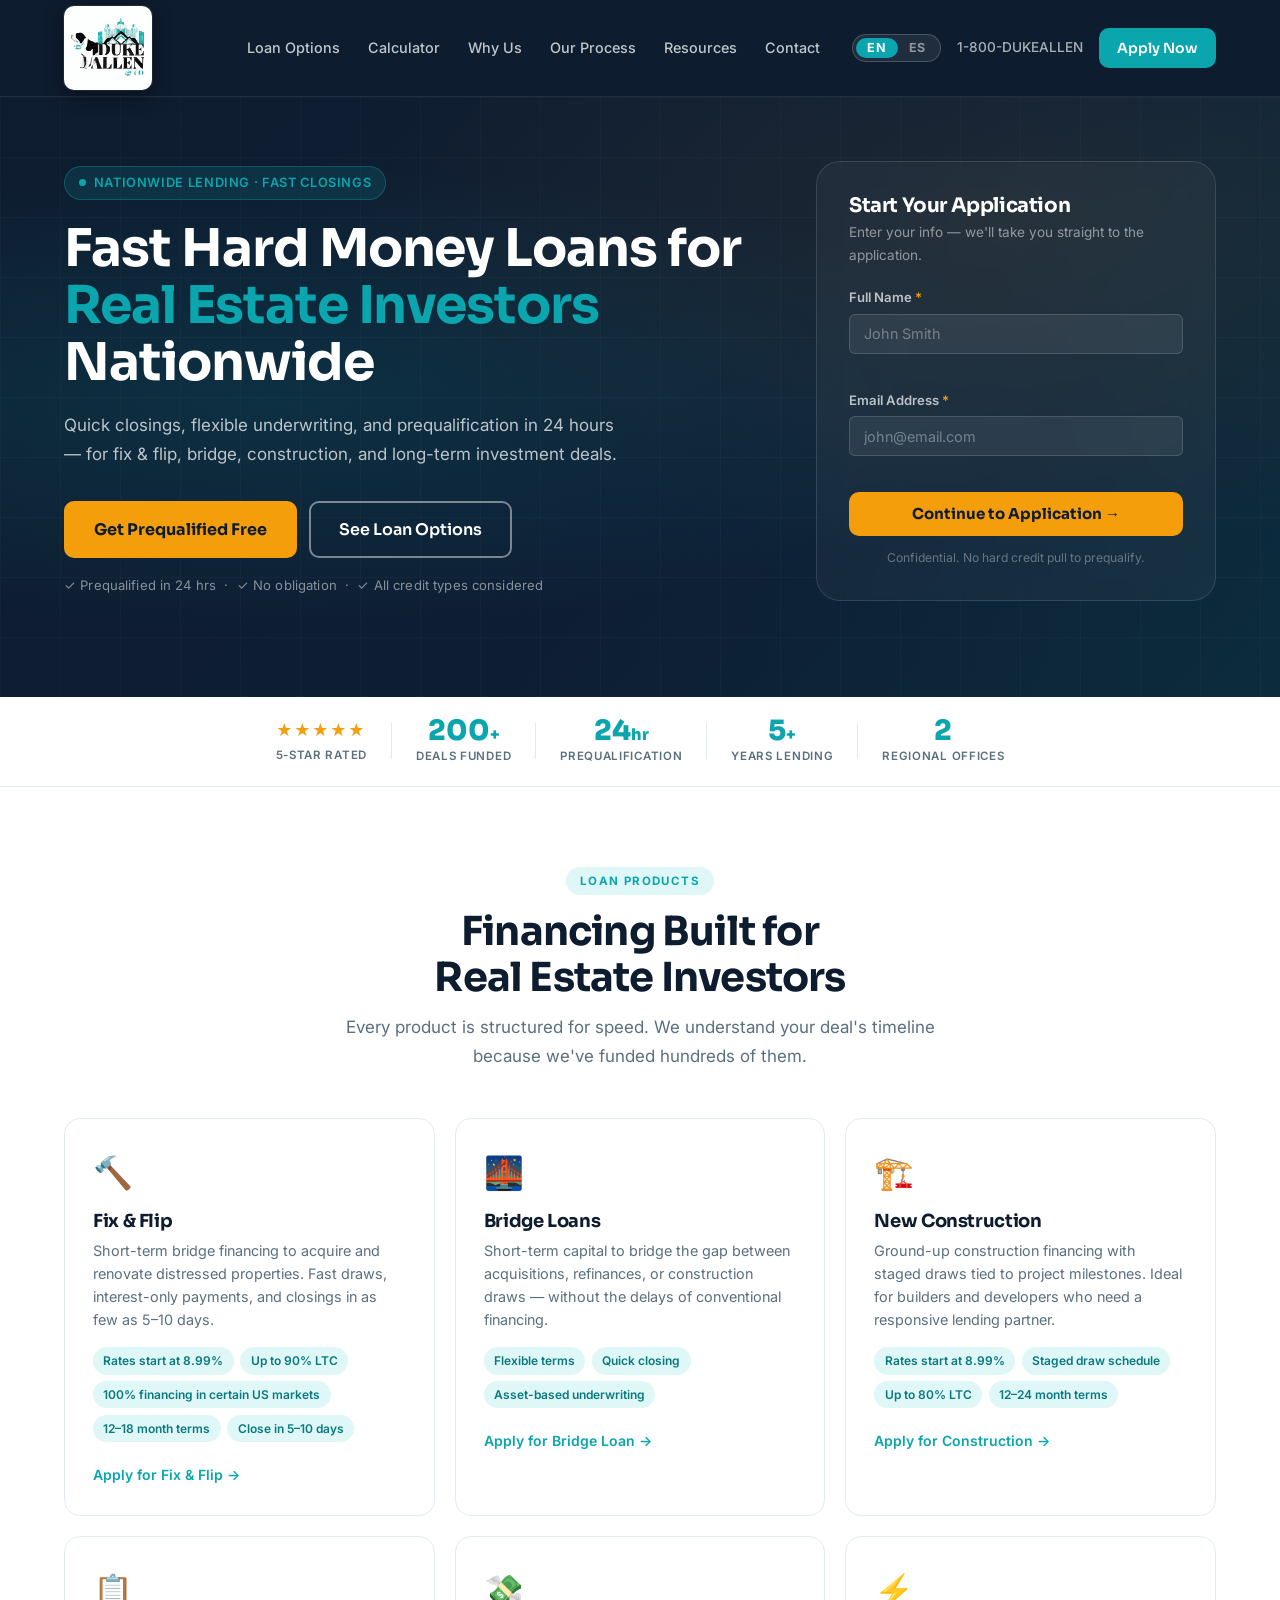
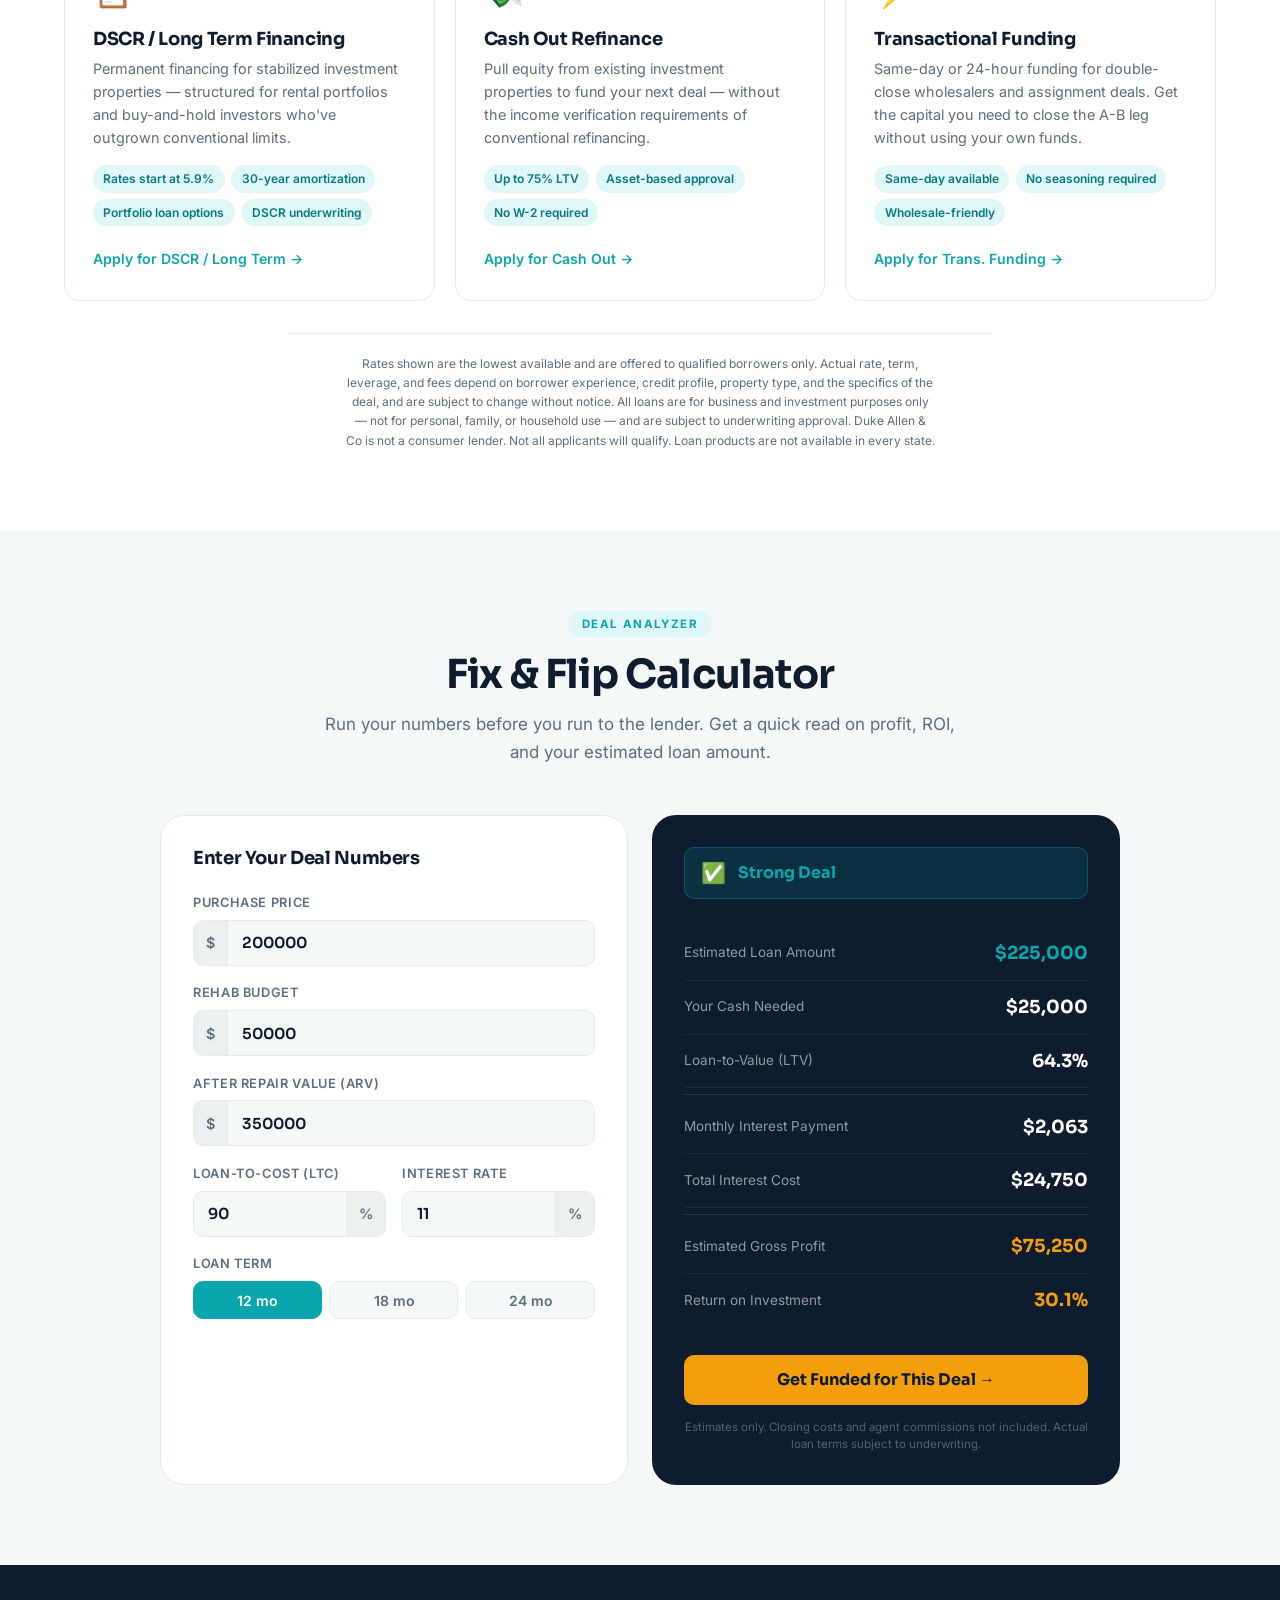
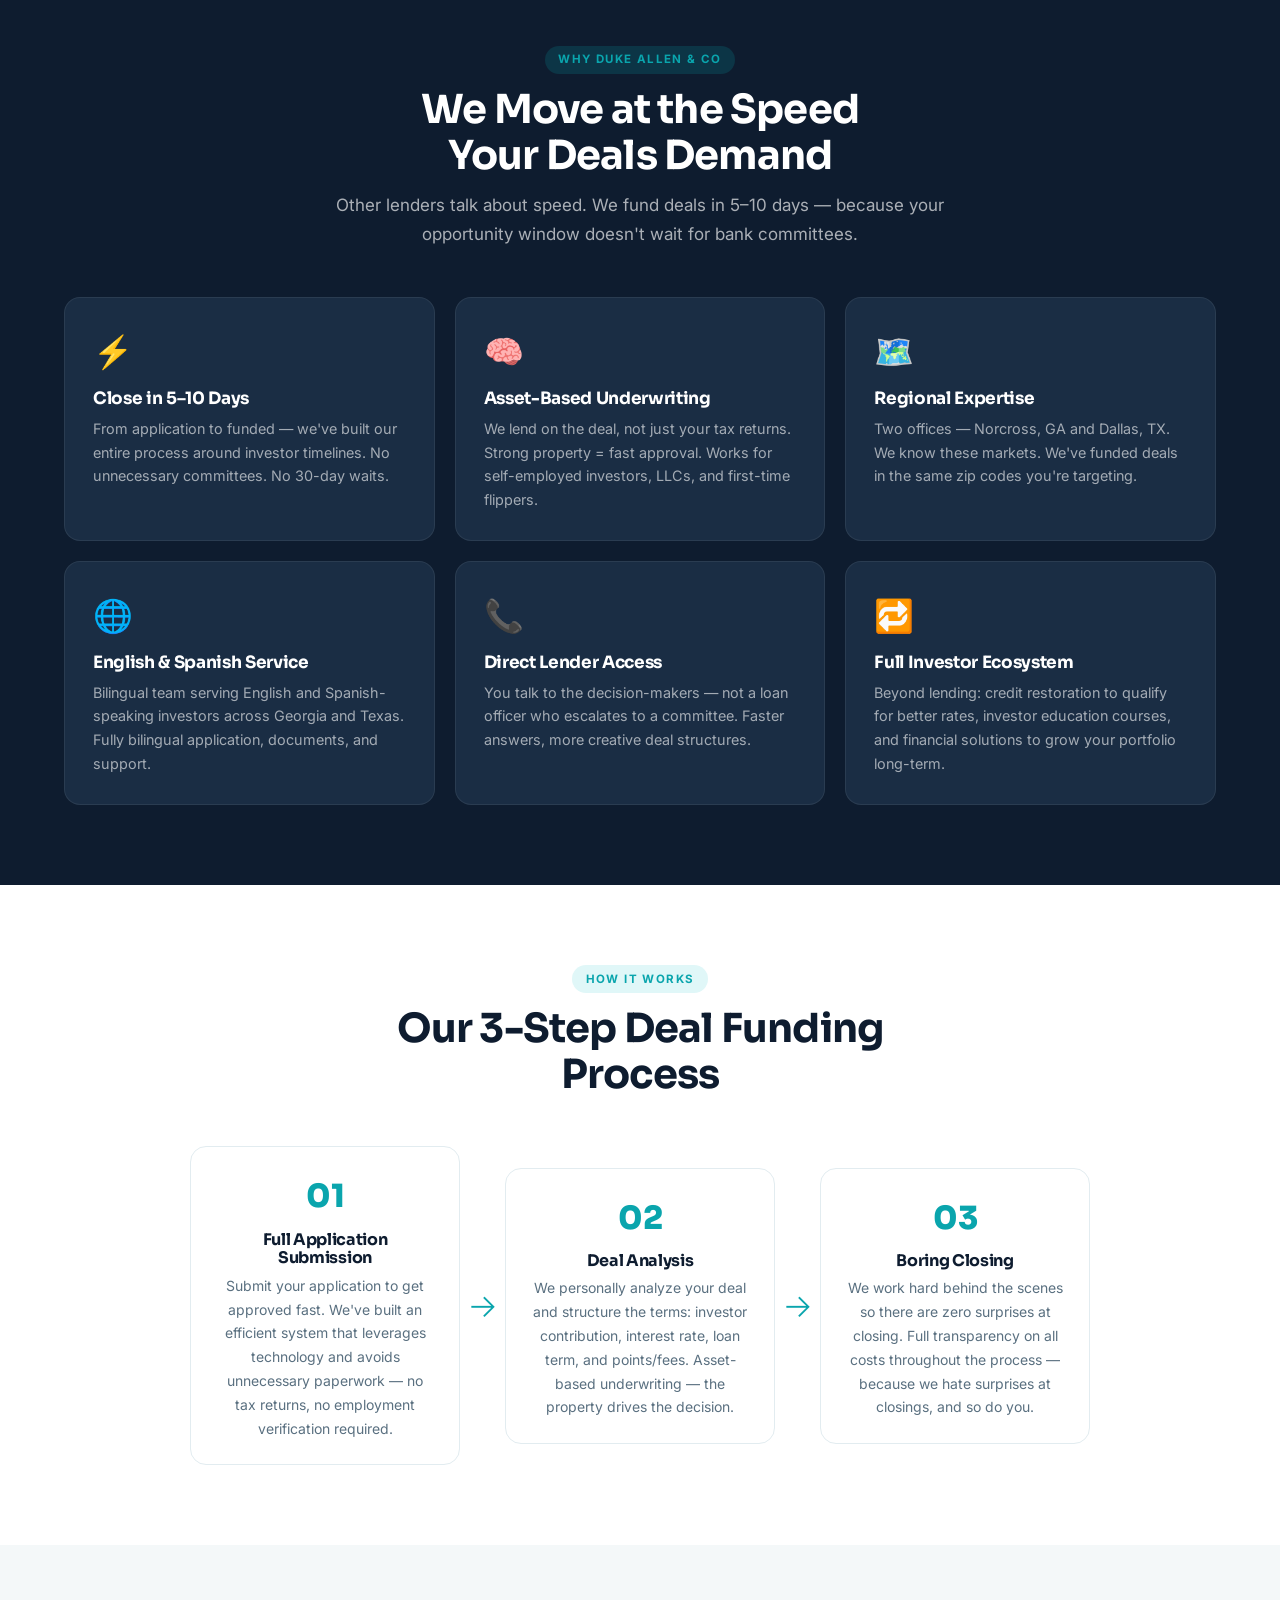
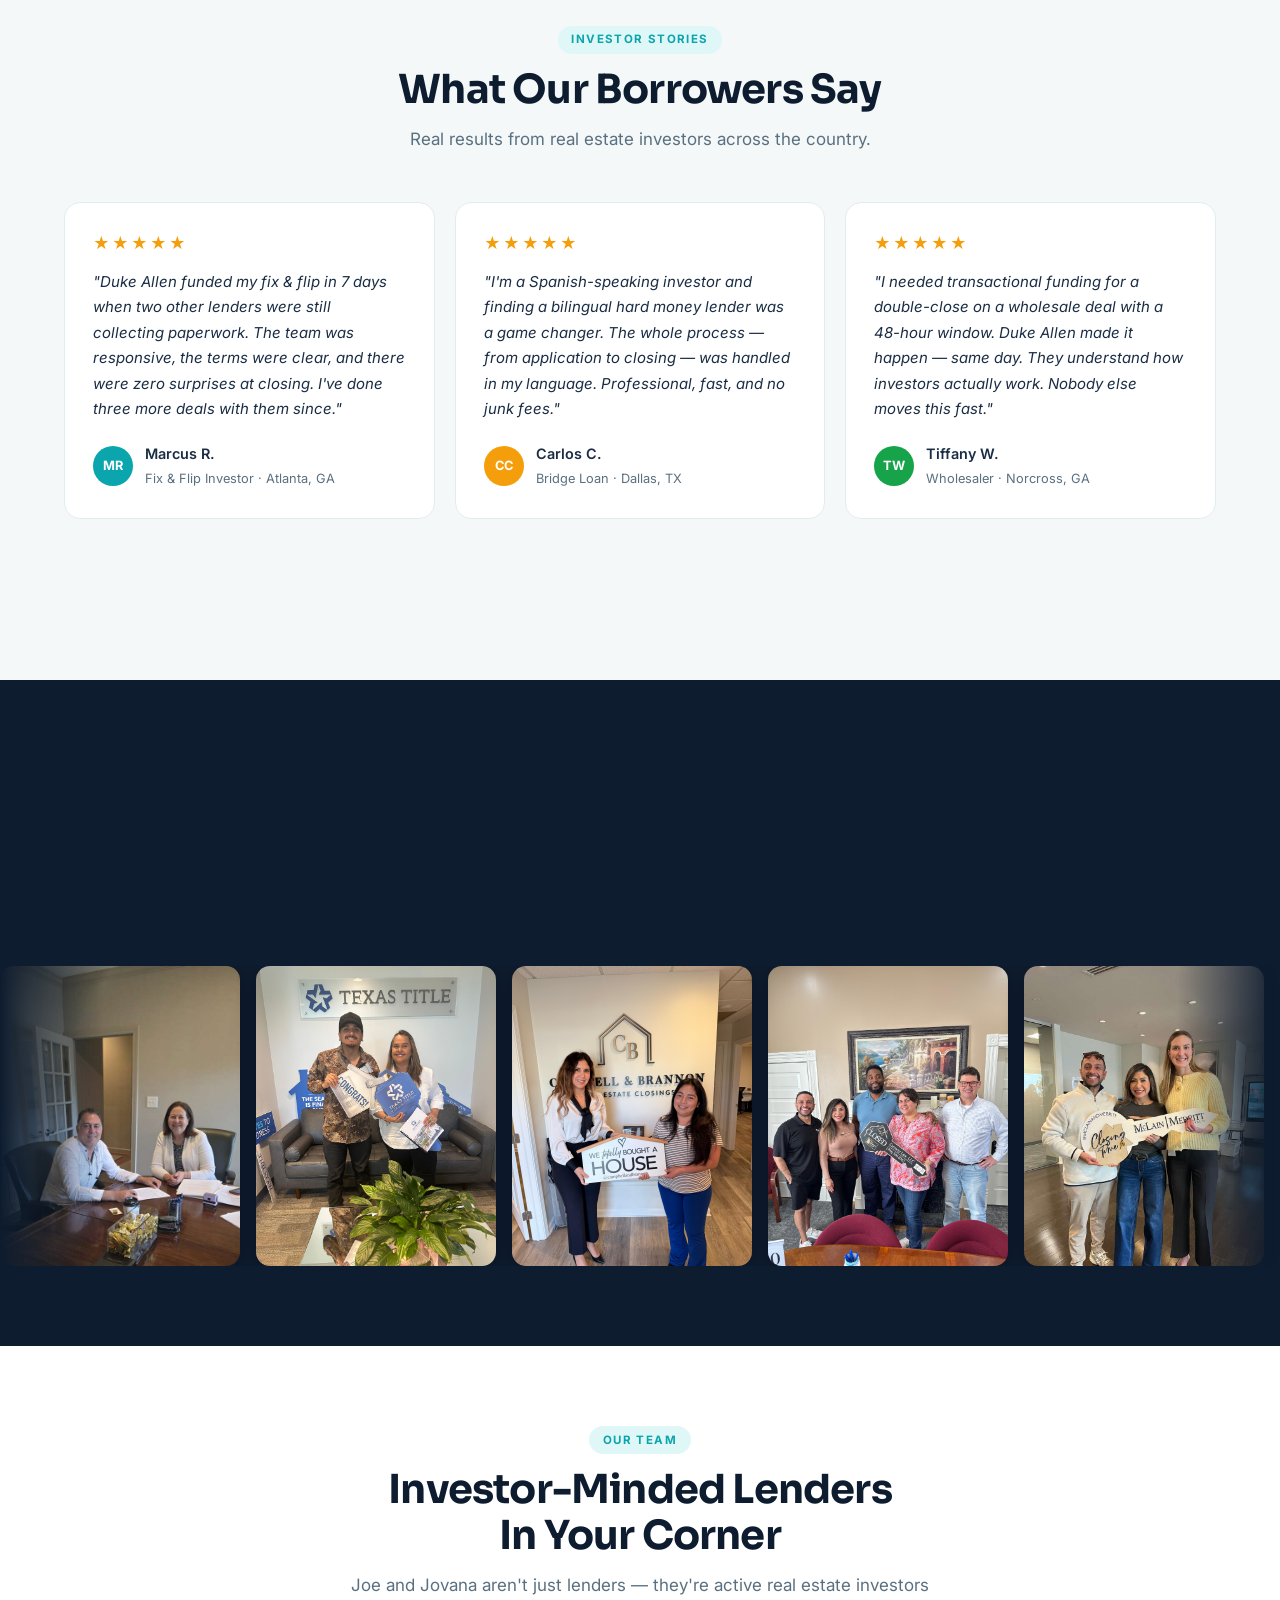
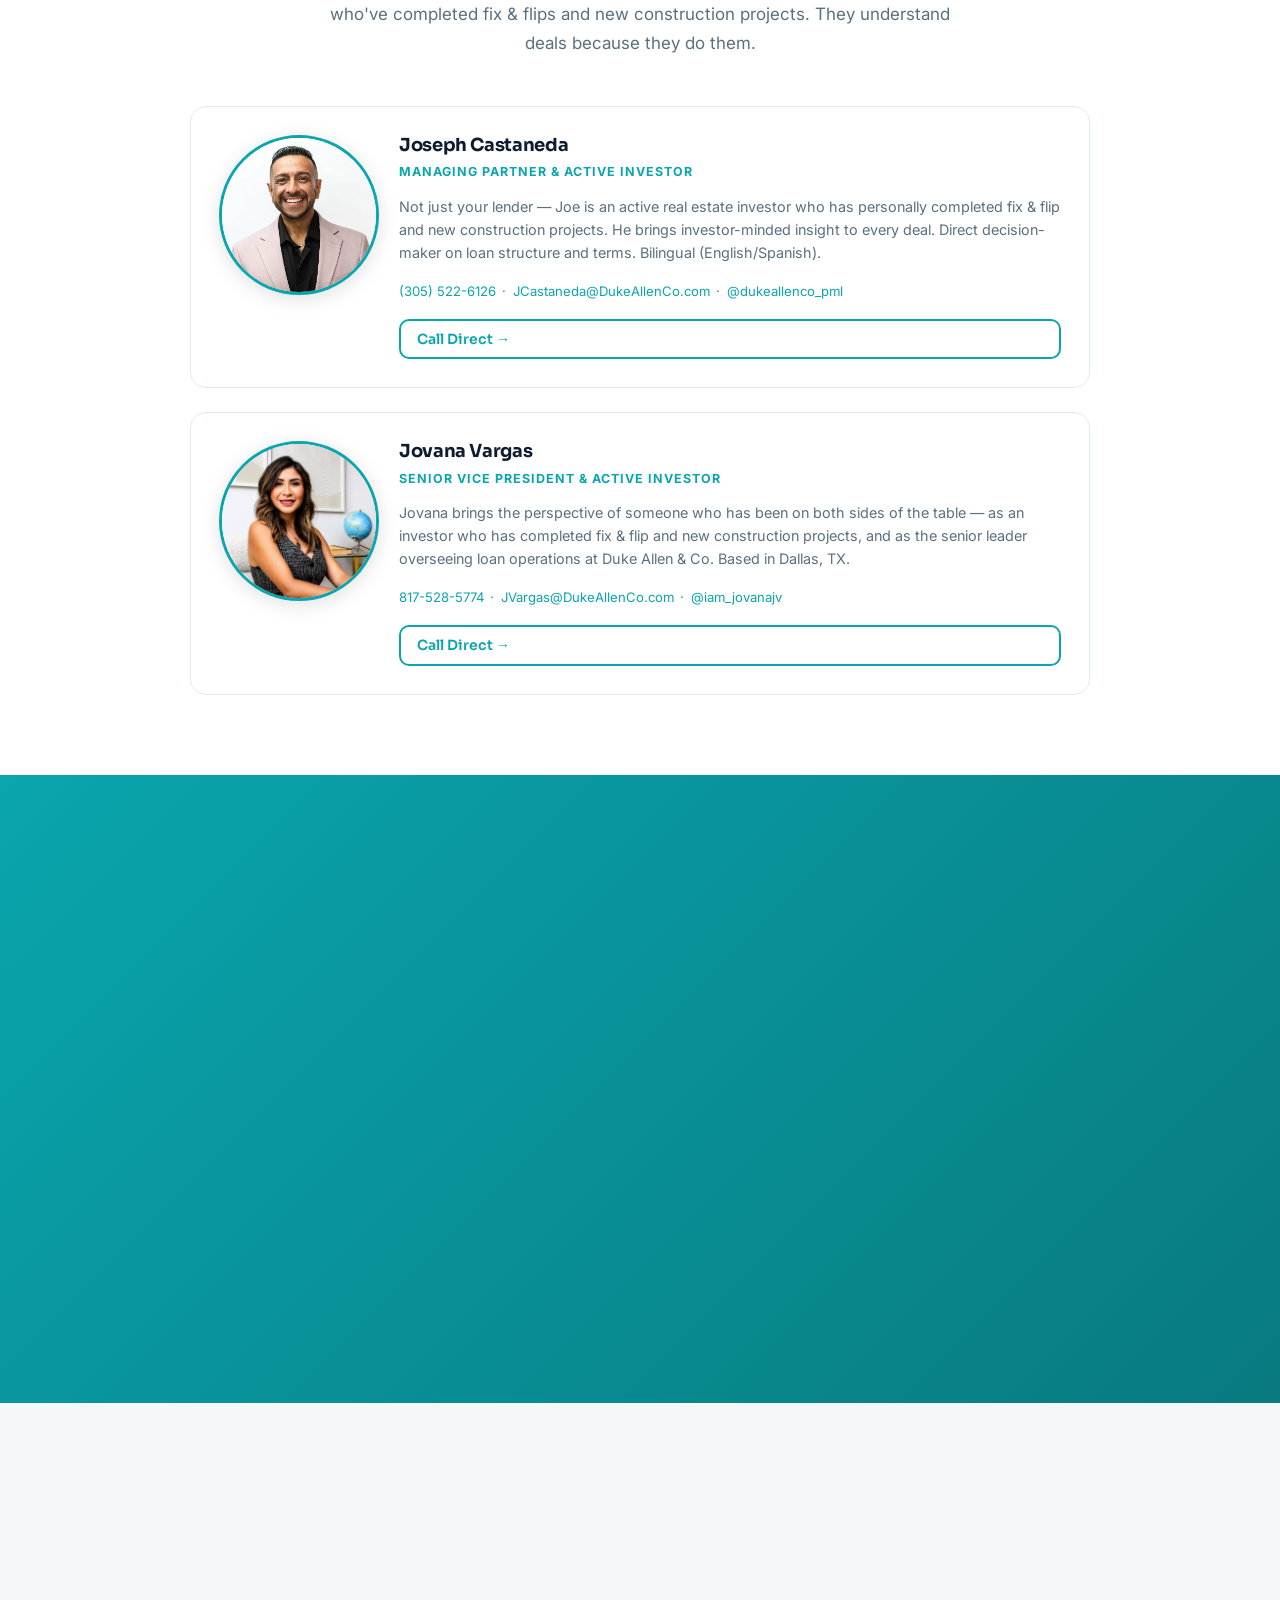
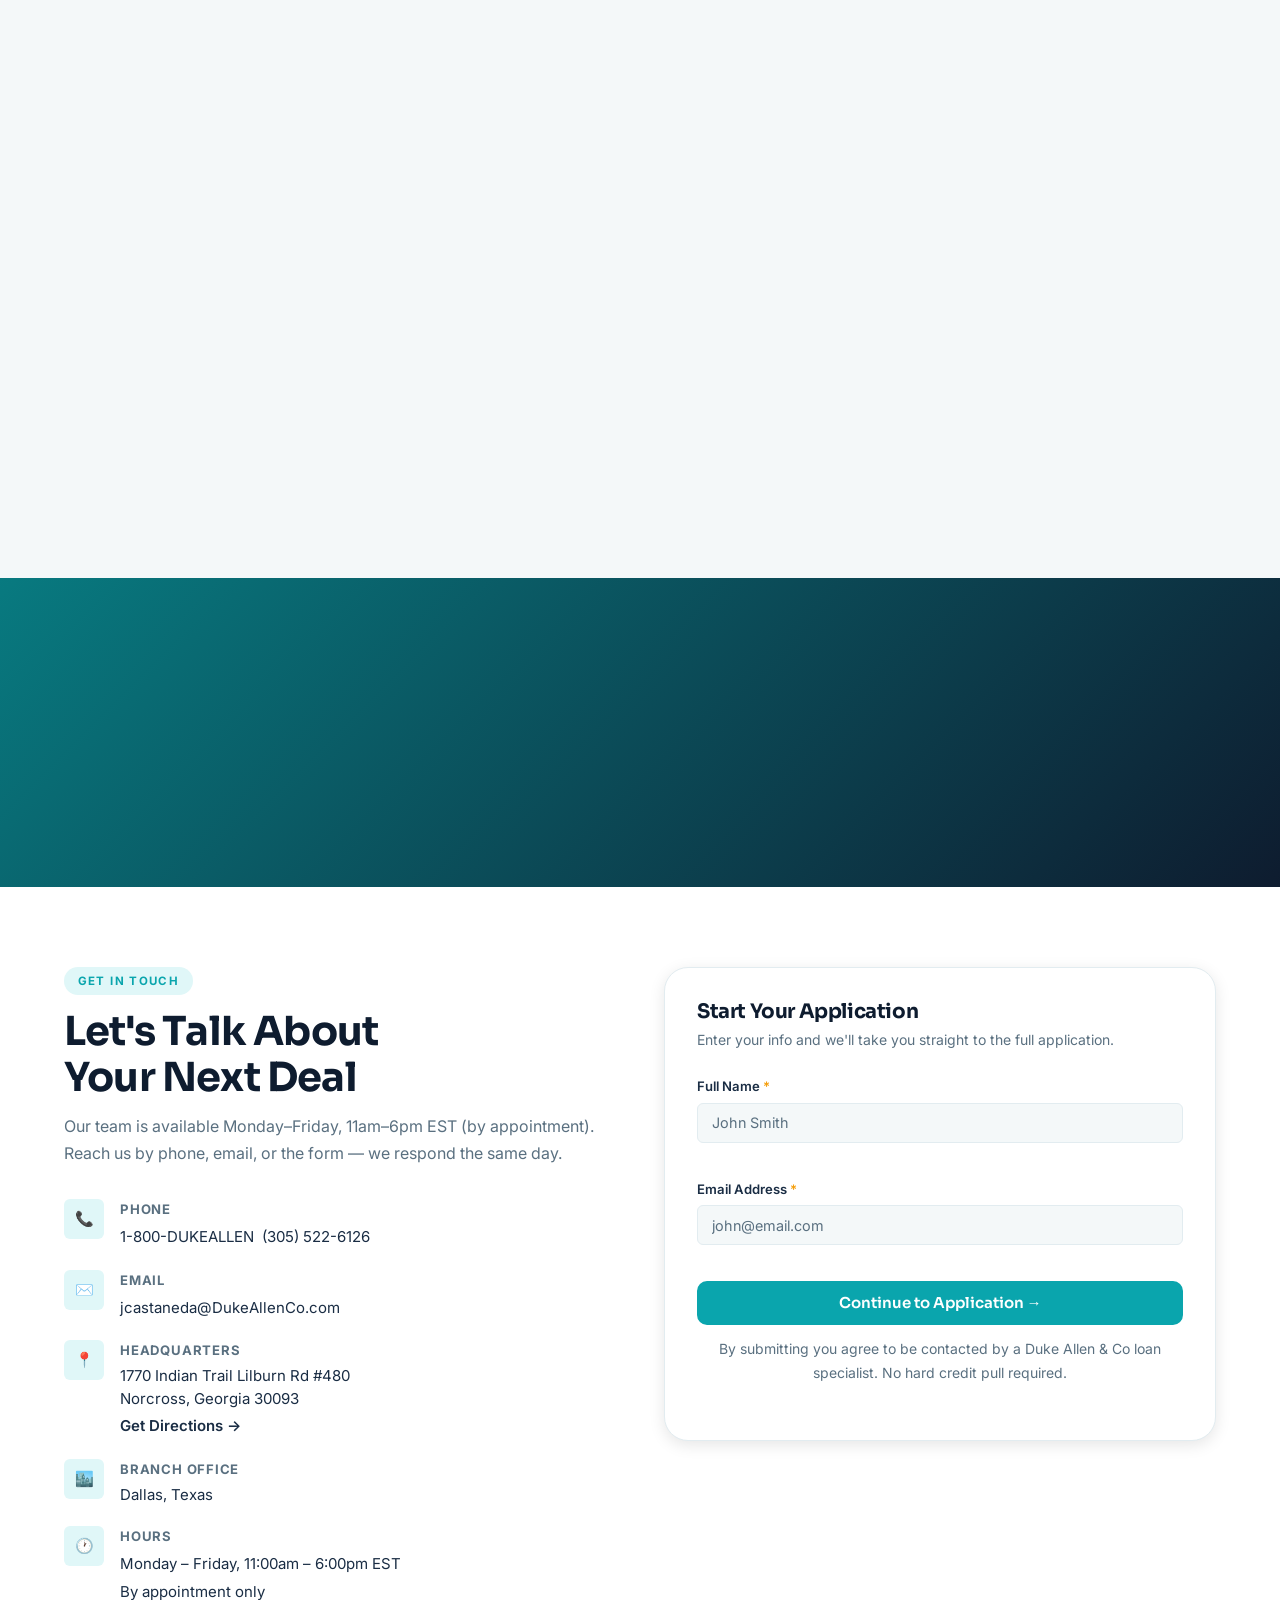
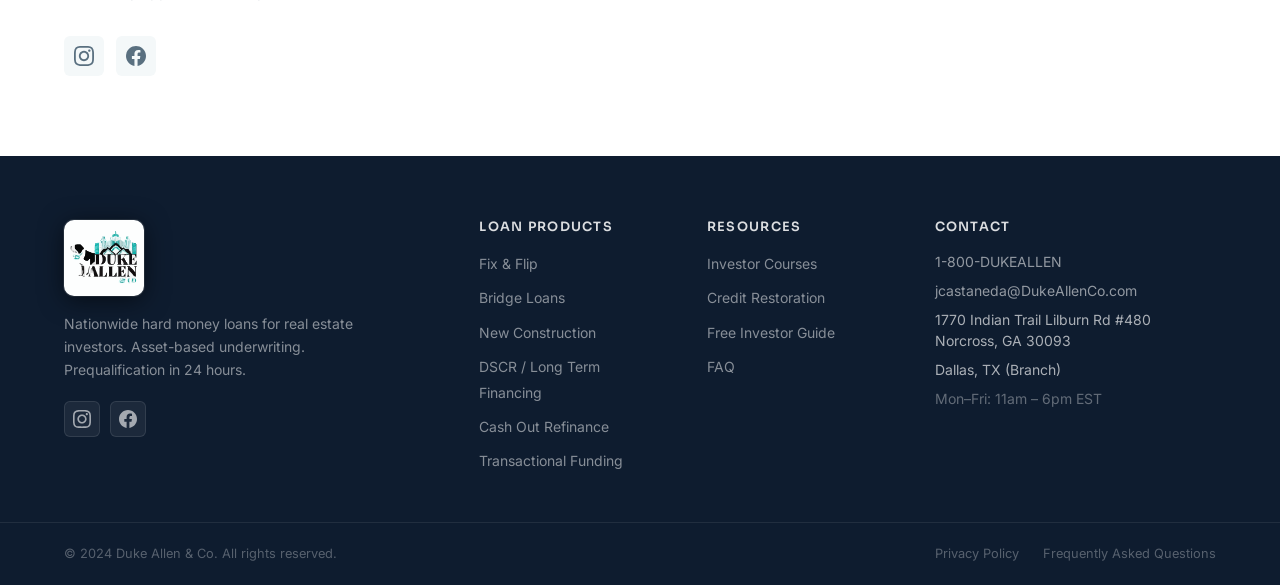
<file: index.html>
<!DOCTYPE html>
<html lang="en">
<head>
  <meta charset="UTF-8" />
  <meta name="viewport" content="width=device-width, initial-scale=1.0" />
  <title>Hard Money Loans Nationwide | Duke Allen &amp; Co</title>
  <link rel="icon" type="image/svg+xml" href="dukeallen_logo.svg" />
  <link rel="apple-touch-icon" href="dukeallen_logo.svg" />
  <meta name="description" content="Nationwide hard money loans for real estate investors. Fix &amp; flip, bridge, new construction &amp; long-term. Lending in 39 states. Prequalify in 24 hrs. Call 1-800-DUKEALLEN." />
  <meta property="og:title" content="Hard Money Loans Nationwide | Duke Allen &amp; Co" />
  <meta property="og:description" content="Fast hard money loans for real estate investors. Prequalify in 24 hours. Fix &amp; flip, bridge loans, new construction, and more." />
  <meta property="og:type" content="website" />
  <meta property="og:url" content="https://www.dukeallenco.com/" />

  <!-- Google Fonts: Sora (headings) + Inter (body) — fixes generic font issue -->
  <link rel="preconnect" href="https://fonts.googleapis.com" />
  <link rel="preconnect" href="https://fonts.gstatic.com" crossorigin />
  <link href="https://fonts.googleapis.com/css2?family=Sora:wght@400;500;600;700;800&family=Inter:wght@400;500;600&display=swap" rel="stylesheet" />

  <link rel="stylesheet" href="style.css" />

  <!-- LocalBusiness + FinancialService Schema — fixes S4 -->
  <script type="application/ld+json">
  {
    "@context": "https://schema.org",
    "@type": ["FinancialService", "LocalBusiness"],
    "name": "Duke Allen & Co",
    "description": "Nationwide hard money lender specializing in fix & flip, bridge loans, new construction, and long-term loans for real estate investors. Lending in 39 states.",
    "url": "https://www.dukeallenco.com",
    "telephone": "+13055226126",
    "email": "jcastaneda@DukeAllenCo.com",
    "address": {
      "@type": "PostalAddress",
      "streetAddress": "1770 Indian Trail Lilburn Rd #480",
      "addressLocality": "Norcross",
      "addressRegion": "GA",
      "postalCode": "30093",
      "addressCountry": "US"
    },
    "openingHours": "Mo-Fr 11:00-18:00",
    "areaServed": "Nationwide — all states except AK, AZ, CA, ID, MN, NV, ND, OR, SD, UT, VT",
    "sameAs": [
      "https://instagram.com/duke_allen_and_Company",
      "https://facebook.com/dukeallenco"
    ]
  }
  </script>
</head>
<body>

  <!-- Skip navigation for accessibility -->
  <a href="#main" class="skip-nav">Skip to content</a>

  <!-- ===================== NAVIGATION ===================== -->
  <!-- Resolves: CV4 (CTA in nav), B3 (phone always visible) -->
  <header class="site-header" id="site-header">
    <div class="container nav-container">
      <a href="/" class="logo" aria-label="Duke Allen &amp; Co Home">
        <img src="dukeallen_logo.svg" alt="Duke Allen &amp; Co — Hard Money Lenders" class="logo-img" />
      </a>

      <nav class="main-nav" id="main-nav" aria-label="Main navigation">
        <a href="#loans">Loan Options</a>
        <a href="#calculator">Calculator</a>
        <a href="#why-us">Why Us</a>
        <a href="#process">Our Process</a>
        <a href="#resources">Resources</a>
        <a href="#contact">Contact</a>
      </nav>

      <div class="nav-cta">
        <div class="lang-toggle" aria-label="Language selector">
          <a href="index.html" class="lang-active" aria-current="page">EN</a>
          <a href="espanol.html">ES</a>
        </div>
        <a href="tel:13055226126" class="nav-phone">1-800-DUKEALLEN</a>
        <a href="#apply" class="btn btn-primary btn-sm">Apply Now</a>
      </div>

      <button class="hamburger" id="hamburger" aria-label="Open menu" aria-expanded="false">
        <span></span><span></span><span></span>
      </button>
    </div>
  </header>

  <!-- Mobile menu drawer -->
  <div class="mobile-menu" id="mobile-menu" aria-hidden="true">
    <nav>
      <a href="#loans">Loan Options</a>
      <a href="#calculator">Calculator</a>
      <a href="#why-us">Why Us</a>
      <a href="#process">Our Process</a>
      <a href="#resources">Resources</a>
      <a href="#contact">Contact</a>
      <a href="tel:13055226126" class="mobile-phone">1-800-DUKEALLEN</a>
      <div class="mobile-lang" aria-label="Language selector">
        <a href="index.html" class="lang-active" aria-current="page">🇺🇸 English</a>
        <a href="espanol.html">🇲🇽 Español</a>
      </div>
      <a href="#apply" class="btn btn-primary">Apply Now</a>
    </nav>
  </div>

  <main id="main">

    <!-- ===================== HERO ===================== -->
    <!-- Resolves: C1, C2, CV1, CV2, CV4, S2, P1 -->
    <section class="hero" id="hero">

      <!-- VIDEO BACKGROUND — Mixkit free stock: "Drone flying over remote houses" (mixkit.co license, free commercial use) -->
      <video class="hero-video" autoplay muted loop playsinline>
        <source src="https://assets.mixkit.co/videos/8168/8168-720.mp4" type="video/mp4" />
        <!-- Fallback: lower res for slower connections -->
        <source src="https://assets.mixkit.co/videos/8168/8168-360.mp4" type="video/mp4" />
      </video>

      <div class="hero-video-overlay"></div>
      <div class="hero-bg-overlay"></div>
      <div class="container hero-grid">

        <!-- Left: Headline + CTAs -->
        <div class="hero-content fade-in">
          <div class="hero-badge">
            <span class="badge-dot"></span>
            Nationwide Lending · Fast Closings
          </div>

          <!-- S2 fix: keyword-rich H1 -->
          <h1 class="hero-h1">
            Fast Hard Money Loans for<br />
            <span class="hero-accent">Real Estate Investors</span><br />
            Nationwide
          </h1>

          <!-- C2 fix: value prop surfaced to subheadline -->
          <p class="hero-sub">
            Quick closings, flexible underwriting, and prequalification in 24 hours —
            for fix &amp; flip, bridge, construction, and long-term investment deals.
          </p>

          <!-- CV1 + CV2 fix: two CTAs + trust micro-copy -->
          <div class="hero-cta-group">
            <a href="#apply" class="btn btn-accent btn-lg">Get Prequalified Free</a>
            <a href="#loans" class="btn btn-outline-light btn-lg">See Loan Options</a>
          </div>
          <p class="hero-trust-micro">
            ✓ Prequalified in 24 hrs &nbsp;·&nbsp; ✓ No obligation &nbsp;·&nbsp; ✓ All credit types considered
          </p>
        </div>

        <!-- Right: Above-fold prequalification form — fixes CV4 -->
        <div class="hero-form-card fade-in fade-in-delay">
          <h3 class="form-card-title">Start Your Application</h3>
          <p class="form-card-sub">Enter your info — we'll take you straight to the application.</p>
          <form class="prequalify-form" id="hero-form" name="prequalify" netlify novalidate>
            <input type="hidden" name="form-name" value="prequalify" />
            <div class="form-group">
              <label for="hero-name">Full Name <span class="required">*</span></label>
              <input type="text" id="hero-name" name="name" placeholder="John Smith" required />
              <span class="field-error" id="hero-name-error"></span>
            </div>
            <div class="form-group">
              <label for="hero-email">Email Address <span class="required">*</span></label>
              <input type="email" id="hero-email" name="email" placeholder="john@email.com" required />
              <span class="field-error" id="hero-email-error"></span>
            </div>
            <button type="submit" class="btn btn-accent btn-full">
              Continue to Application →
            </button>
          </form>
          <p class="form-disclaimer">
            Confidential. No hard credit pull to prequalify.
          </p>
        </div>

      </div>
    </section>

    <!-- ===================== TRUST BAR ===================== -->
    <!-- Resolves: B1, P1 — specific stats + credibility signals -->
    <section class="trust-bar">
      <div class="container trust-bar-inner">
        <div class="trust-item">
          <span class="trust-stars">★★★★★</span>
          <span class="trust-label">5-Star Rated</span>
          <!-- PLACEHOLDER: Replace with actual Google review count and link -->
        </div>
        <div class="trust-divider"></div>
        <div class="trust-item">
          <span class="trust-number">200<span class="trust-plus">+</span></span>
          <span class="trust-label">Deals Funded</span>
          <!-- PLACEHOLDER: Replace with actual deal count -->
        </div>
        <div class="trust-divider"></div>
        <div class="trust-item">
          <span class="trust-number">24<span class="trust-unit">hr</span></span>
          <span class="trust-label">Prequalification</span>
        </div>
        <div class="trust-divider"></div>
        <div class="trust-item">
          <span class="trust-number">5<span class="trust-plus">+</span></span>
          <span class="trust-label">Years Lending</span>
          <!-- PLACEHOLDER: Replace with actual years in business -->
        </div>
        <div class="trust-divider"></div>
        <div class="trust-item">
          <span class="trust-number">2</span>
          <span class="trust-label">Regional Offices</span>
        </div>
      </div>
    </section>

    <!-- ===================== LOAN OPTIONS ===================== -->
    <!-- Resolves: C3 — services now have investor benefit descriptions -->
    <section class="section loans-section" id="loans">
      <div class="container">
        <div class="section-header fade-in">
          <span class="section-label">Loan Products</span>
          <h2>Financing Built for<br />Real Estate Investors</h2>
          <p class="section-sub">
            Every product is structured for speed. We understand your deal's timeline
            because we've funded hundreds of them.
          </p>
        </div>

        <div class="loans-grid">

          <div class="loan-card fade-in">
            <div class="loan-icon">🔨</div>
            <h3>Fix &amp; Flip</h3>
            <p>Short-term bridge financing to acquire and renovate distressed properties. Fast draws, interest-only payments, and closings in as few as 5–10 days.</p>
            <ul class="loan-details">
              <li>Rates start at 8.99%</li>
              <li>Up to 90% LTC</li>
              <li>100% financing in certain US markets</li>
              <li>12–18 month terms</li>
              <li>Close in 5–10 days</li>
            </ul>
            <a href="#apply" class="loan-cta">Apply for Fix &amp; Flip →</a>
          </div>

          <div class="loan-card fade-in">
            <div class="loan-icon">🌉</div>
            <h3>Bridge Loans</h3>
            <p>Short-term capital to bridge the gap between acquisitions, refinances, or construction draws — without the delays of conventional financing.</p>
            <ul class="loan-details">
              <li>Flexible terms</li>
              <li>Quick closing</li>
              <li>Asset-based underwriting</li>
            </ul>
            <a href="#apply" class="loan-cta">Apply for Bridge Loan →</a>
          </div>

          <div class="loan-card fade-in">
            <div class="loan-icon">🏗️</div>
            <h3>New Construction</h3>
            <p>Ground-up construction financing with staged draws tied to project milestones. Ideal for builders and developers who need a responsive lending partner.</p>
            <ul class="loan-details">
              <li>Rates start at 8.99%</li>
              <li>Staged draw schedule</li>
              <li>Up to 80% LTC</li>
              <li>12–24 month terms</li>
            </ul>
            <a href="#apply" class="loan-cta">Apply for Construction →</a>
          </div>

          <div class="loan-card fade-in">
            <div class="loan-icon">📋</div>
            <h3>DSCR / Long Term Financing</h3>
            <p>Permanent financing for stabilized investment properties — structured for rental portfolios and buy-and-hold investors who've outgrown conventional limits.</p>
            <ul class="loan-details">
              <li>Rates start at 5.9%</li>
              <li>30-year amortization</li>
              <li>Portfolio loan options</li>
              <li>DSCR underwriting</li>
            </ul>
            <a href="#apply" class="loan-cta">Apply for DSCR / Long Term →</a>
          </div>

          <div class="loan-card fade-in">
            <div class="loan-icon">💸</div>
            <h3>Cash Out Refinance</h3>
            <p>Pull equity from existing investment properties to fund your next deal — without the income verification requirements of conventional refinancing.</p>
            <ul class="loan-details">
              <li>Up to 75% LTV</li>
              <li>Asset-based approval</li>
              <li>No W-2 required</li>
            </ul>
            <a href="#apply" class="loan-cta">Apply for Cash Out →</a>
          </div>

          <div class="loan-card fade-in">
            <div class="loan-icon">⚡</div>
            <h3>Transactional Funding</h3>
            <p>Same-day or 24-hour funding for double-close wholesalers and assignment deals. Get the capital you need to close the A-B leg without using your own funds.</p>
            <ul class="loan-details">
              <li>Same-day available</li>
              <li>No seasoning required</li>
              <li>Wholesale-friendly</li>
            </ul>
            <a href="#apply" class="loan-cta">Apply for Trans. Funding →</a>
          </div>

        </div>

        <p class="rate-disclaimer fade-in">
          Rates shown are the lowest available and are offered to qualified borrowers only.
          Actual rate, term, leverage, and fees depend on borrower experience, credit profile,
          property type, and the specifics of the deal, and are subject to change without notice.
          All loans are for business and investment purposes only — not for personal, family, or
          household use — and are subject to underwriting approval. Duke Allen &amp; Co is not a
          consumer lender. Not all applicants will qualify. Loan products are not available in
          every state.
        </p>
      </div>
    </section>

    <!-- ===================== FIX & FLIP CALCULATOR ===================== -->
    <section class="section calculator-section bg-light" id="calculator">
      <div class="container">
        <div class="section-header fade-in">
          <span class="section-label">Deal Analyzer</span>
          <h2>Fix &amp; Flip Calculator</h2>
          <p class="section-sub">Run your numbers before you run to the lender. Get a quick read on profit, ROI, and your estimated loan amount.</p>
        </div>

        <div class="calc-layout">

          <!-- Inputs -->
          <div class="calc-inputs-card fade-in">
            <h3 class="calc-card-title">Enter Your Deal Numbers</h3>

            <div class="calc-input-group">
              <label for="calc-purchase">Purchase Price</label>
              <div class="calc-input-wrap">
                <span class="calc-prefix">$</span>
                <input type="number" id="calc-purchase" min="0" step="1000" value="200000" />
              </div>
            </div>

            <div class="calc-input-group">
              <label for="calc-rehab">Rehab Budget</label>
              <div class="calc-input-wrap">
                <span class="calc-prefix">$</span>
                <input type="number" id="calc-rehab" min="0" step="1000" value="50000" />
              </div>
            </div>

            <div class="calc-input-group">
              <label for="calc-arv">After Repair Value (ARV)</label>
              <div class="calc-input-wrap">
                <span class="calc-prefix">$</span>
                <input type="number" id="calc-arv" min="0" step="1000" value="350000" />
              </div>
            </div>

            <div class="calc-input-row">
              <div class="calc-input-group">
                <label for="calc-ltc">Loan-to-Cost (LTC)</label>
                <div class="calc-input-wrap">
                  <input type="number" id="calc-ltc" min="50" max="90" step="1" value="90" />
                  <span class="calc-suffix">%</span>
                </div>
              </div>
              <div class="calc-input-group">
                <label for="calc-rate">Interest Rate</label>
                <div class="calc-input-wrap">
                  <input type="number" id="calc-rate" min="1" max="30" step="0.25" value="11" />
                  <span class="calc-suffix">%</span>
                </div>
              </div>
            </div>

            <div class="calc-input-group">
              <label>Loan Term</label>
              <div class="calc-term-options">
                <button type="button" class="calc-term-btn active" data-months="12">12 mo</button>
                <button type="button" class="calc-term-btn" data-months="18">18 mo</button>
                <button type="button" class="calc-term-btn" data-months="24">24 mo</button>
              </div>
              <input type="hidden" id="calc-term" value="12" />
            </div>
          </div>

          <!-- Results -->
          <div class="calc-results-card fade-in">
            <div class="calc-verdict-bar" id="calc-verdict-bar">
              <span class="calc-verdict-icon" id="calc-verdict-icon">✅</span>
              <span class="calc-verdict-label" id="calc-verdict-label">Strong Deal</span>
            </div>

            <div class="calc-metrics">
              <div class="calc-metric">
                <span class="calc-metric-label">Estimated Loan Amount</span>
                <span class="calc-metric-value primary" id="res-loan">$225,000</span>
              </div>
              <div class="calc-metric">
                <span class="calc-metric-label">Your Cash Needed</span>
                <span class="calc-metric-value" id="res-cash">$25,000</span>
              </div>
              <div class="calc-metric">
                <span class="calc-metric-label">Loan-to-Value (LTV)</span>
                <div class="ltv-value-wrap">
                  <span class="ltv-flag-badge" id="ltv-flag" hidden>⚠️ Red Flag</span>
                  <span class="calc-metric-value" id="res-ltv">64.3%</span>
                </div>
              </div>
              <div class="calc-metric-divider"></div>
              <div class="calc-metric">
                <span class="calc-metric-label">Monthly Interest Payment</span>
                <span class="calc-metric-value" id="res-monthly">$2,063</span>
              </div>
              <div class="calc-metric">
                <span class="calc-metric-label">Total Interest Cost</span>
                <span class="calc-metric-value" id="res-interest">$24,750</span>
              </div>
              <div class="calc-metric-divider"></div>
              <div class="calc-metric">
                <span class="calc-metric-label">Estimated Gross Profit</span>
                <span class="calc-metric-value accent" id="res-profit">$75,250</span>
              </div>
              <div class="calc-metric">
                <span class="calc-metric-label">Return on Investment</span>
                <span class="calc-metric-value accent" id="res-roi">30.1%</span>
              </div>
            </div>

            <a href="#apply" class="btn btn-accent btn-full calc-cta">Get Funded for This Deal →</a>
            <p class="calc-disclaimer">Estimates only. Closing costs and agent commissions not included. Actual loan terms subject to underwriting.</p>
          </div>

        </div>
      </div>
    </section>

    <!-- ===================== WHY DUKE ALLEN ===================== -->
    <!-- Resolves: P2, P3, C4 — specific differentiators replacing generic language -->
    <section class="section why-section bg-dark" id="why-us">
      <div class="container">
        <div class="section-header fade-in light">
          <span class="section-label light">Why Duke Allen &amp; Co</span>
          <h2 class="text-white">We Move at the Speed<br />Your Deals Demand</h2>
          <p class="section-sub text-muted-light">
            Other lenders talk about speed. We fund deals in 5–10 days —
            because your opportunity window doesn't wait for bank committees.
          </p>
        </div>

        <div class="why-grid">

          <div class="why-card fade-in">
            <div class="why-icon">⚡</div>
            <h3>Close in 5–10 Days</h3>
            <p>From application to funded — we've built our entire process around investor timelines. No unnecessary committees. No 30-day waits.</p>
          </div>

          <div class="why-card fade-in">
            <div class="why-icon">🧠</div>
            <h3>Asset-Based Underwriting</h3>
            <p>We lend on the deal, not just your tax returns. Strong property = fast approval. Works for self-employed investors, LLCs, and first-time flippers.</p>
          </div>

          <div class="why-card fade-in">
            <div class="why-icon">🗺️</div>
            <h3>Regional Expertise</h3>
            <p>Two offices — Norcross, GA and Dallas, TX. We know these markets. We've funded deals in the same zip codes you're targeting.</p>
          </div>

          <div class="why-card fade-in">
            <div class="why-icon">🌐</div>
            <h3>English &amp; Spanish Service</h3>
            <p>Bilingual team serving English and Spanish-speaking investors across Georgia and Texas. Fully bilingual application, documents, and support.</p>
          </div>

          <div class="why-card fade-in">
            <div class="why-icon">📞</div>
            <h3>Direct Lender Access</h3>
            <p>You talk to the decision-makers — not a loan officer who escalates to a committee. Faster answers, more creative deal structures.</p>
          </div>

          <div class="why-card fade-in">
            <div class="why-icon">🔁</div>
            <h3>Full Investor Ecosystem</h3>
            <p>Beyond lending: credit restoration to qualify for better rates, investor education courses, and financial solutions to grow your portfolio long-term.</p>
          </div>

        </div>
      </div>
    </section>

    <!-- ===================== PROCESS ===================== -->
    <!-- Resolves: CV2, C4 — makes the investment clear and reduces friction anxiety -->
    <section class="section process-section" id="process">
      <div class="container">
        <div class="section-header fade-in">
          <span class="section-label">How It Works</span>
          <h2>Our 3-Step Deal Funding Process</h2>
        </div>

        <div class="process-steps">
          <div class="process-step fade-in">
            <div class="step-number">01</div>
            <h3>Full Application Submission</h3>
            <p>Submit your application to get approved fast. We've built an efficient system that leverages technology and avoids unnecessary paperwork — no tax returns, no employment verification required.</p>
          </div>
          <div class="process-arrow">→</div>
          <div class="process-step fade-in">
            <div class="step-number">02</div>
            <h3>Deal Analysis</h3>
            <p>We personally analyze your deal and structure the terms: investor contribution, interest rate, loan term, and points/fees. Asset-based underwriting — the property drives the decision.</p>
          </div>
          <div class="process-arrow">→</div>
          <div class="process-step fade-in">
            <div class="step-number">03</div>
            <h3>Boring Closing</h3>
            <p>We work hard behind the scenes so there are zero surprises at closing. Full transparency on all costs throughout the process — because we hate surprises at closings, and so do you.</p>
          </div>
        </div>
      </div>
    </section>

    <!-- ===================== TESTIMONIALS ===================== -->
    <!-- Resolves: C5, B1 — social proof added where none existed -->
    <section class="section testimonials-section bg-light" id="testimonials">
      <div class="container">
        <div class="section-header fade-in">
          <span class="section-label">Investor Stories</span>
          <h2>What Our Borrowers Say</h2>
          <p class="section-sub">Real results from real estate investors across the country.</p>
        </div>

        <!-- PLACEHOLDER: Replace with real verified Google/testimonial content -->
        <div class="testimonials-grid">

          <div class="testimonial-card fade-in">
            <div class="testimonial-stars">★★★★★</div>
            <blockquote>
              "Duke Allen funded my fix &amp; flip in 7 days when two other lenders were still collecting paperwork. The team was responsive, the terms were clear, and there were zero surprises at closing. I've done three more deals with them since."
            </blockquote>
            <div class="testimonial-author">
              <div class="author-avatar">MR</div>
              <div>
                <strong>Marcus R.</strong>
                <span>Fix &amp; Flip Investor · Atlanta, GA</span>
              </div>
            </div>
            <!-- PLACEHOLDER: Replace with real client name and verified review -->
          </div>

          <div class="testimonial-card fade-in">
            <div class="testimonial-stars">★★★★★</div>
            <blockquote>
              "I'm a Spanish-speaking investor and finding a bilingual hard money lender was a game changer. The whole process — from application to closing — was handled in my language. Professional, fast, and no junk fees."
            </blockquote>
            <div class="testimonial-author">
              <div class="author-avatar" style="background: var(--color-accent);">CC</div>
              <div>
                <strong>Carlos C.</strong>
                <span>Bridge Loan · Dallas, TX</span>
              </div>
            </div>
            <!-- PLACEHOLDER: Replace with real client name and verified review -->
          </div>

          <div class="testimonial-card fade-in">
            <div class="testimonial-stars">★★★★★</div>
            <blockquote>
              "I needed transactional funding for a double-close on a wholesale deal with a 48-hour window. Duke Allen made it happen — same day. They understand how investors actually work. Nobody else moves this fast."
            </blockquote>
            <div class="testimonial-author">
              <div class="author-avatar" style="background: #16a34a;">TW</div>
              <div>
                <strong>Tiffany W.</strong>
                <span>Wholesaler · Norcross, GA</span>
              </div>
            </div>
            <!-- PLACEHOLDER: Replace with real client name and verified review -->
          </div>

        </div>

        <div class="testimonial-cta fade-in">
          <a href="https://maps.app.goo.gl/byN16TGeqZVLv6tM8" target="_blank" rel="noopener noreferrer" class="btn btn-outline-dark">
            See Google Reviews →
          </a>
        </div>
      </div>
    </section>

    <!-- ===================== CLOSINGS GALLERY ===================== -->
    <section class="closings-section" id="closings">
      <div class="container">
        <div class="section-header fade-in">
          <span class="section-label">Real Deals</span>
          <h2>Real Closings. Happy Clients.</h2>
          <p class="section-sub">Every photo is a funded deal — investors across Georgia, Texas, and beyond who closed with Duke Allen &amp; Co.</p>
        </div>
      </div>

      <div class="closings-track-wrapper">
        <div class="closings-track">
          <!-- Original set -->
          <div class="closing-card"><img src="clients/closing-01.jpeg" alt="Duke Allen Co client closing" loading="lazy" /><div class="closing-card-overlay">Deal Closed ✓</div></div>
          <div class="closing-card"><img src="clients/closing-02.jpeg" alt="Duke Allen Co client closing" loading="lazy" /><div class="closing-card-overlay">Deal Closed ✓</div></div>
          <div class="closing-card"><img src="clients/closing-03.jpeg" alt="Duke Allen Co client closing" loading="lazy" /><div class="closing-card-overlay">Deal Closed ✓</div></div>
          <div class="closing-card"><img src="clients/closing-04.jpeg" alt="Duke Allen Co client closing" loading="lazy" /><div class="closing-card-overlay">Deal Closed ✓</div></div>
          <div class="closing-card"><img src="clients/closing-05.jpeg" alt="Duke Allen Co client closing" loading="lazy" /><div class="closing-card-overlay">Deal Closed ✓</div></div>
          <div class="closing-card"><img src="clients/closing-06.jpeg" alt="Duke Allen Co client closing" loading="lazy" /><div class="closing-card-overlay">Deal Closed ✓</div></div>
          <div class="closing-card"><img src="clients/closing-07.jpeg" alt="Duke Allen Co client closing" loading="lazy" /><div class="closing-card-overlay">Deal Closed ✓</div></div>
          <div class="closing-card"><img src="clients/closing-08.jpeg" alt="Duke Allen Co client closing" loading="lazy" /><div class="closing-card-overlay">Deal Closed ✓</div></div>
          <div class="closing-card"><img src="clients/closing-09.jpeg" alt="Duke Allen Co client closing" loading="lazy" /><div class="closing-card-overlay">Deal Closed ✓</div></div>
          <div class="closing-card"><img src="clients/closing-10.jpeg" alt="Duke Allen Co client closing" loading="lazy" /><div class="closing-card-overlay">Deal Closed ✓</div></div>
          <div class="closing-card"><img src="clients/closing-11.jpeg" alt="Duke Allen Co client closing" loading="lazy" /><div class="closing-card-overlay">Deal Closed ✓</div></div>
          <div class="closing-card"><img src="clients/closing-12.jpeg" alt="Duke Allen Co client closing" loading="lazy" /><div class="closing-card-overlay">Deal Closed ✓</div></div>
          <div class="closing-card"><img src="clients/closing-13.jpeg" alt="Duke Allen Co client closing" loading="lazy" /><div class="closing-card-overlay">Deal Closed ✓</div></div>
          <div class="closing-card"><img src="clients/closing-14.jpeg" alt="Duke Allen Co client closing" loading="lazy" /><div class="closing-card-overlay">Deal Closed ✓</div></div>
          <div class="closing-card"><img src="clients/closing-15.jpeg" alt="Duke Allen Co client closing" loading="lazy" /><div class="closing-card-overlay">Deal Closed ✓</div></div>
          <!-- Duplicated for seamless infinite loop -->
          <div class="closing-card"><img src="clients/closing-01.jpeg" alt="Duke Allen Co client closing" loading="lazy" /><div class="closing-card-overlay">Deal Closed ✓</div></div>
          <div class="closing-card"><img src="clients/closing-02.jpeg" alt="Duke Allen Co client closing" loading="lazy" /><div class="closing-card-overlay">Deal Closed ✓</div></div>
          <div class="closing-card"><img src="clients/closing-03.jpeg" alt="Duke Allen Co client closing" loading="lazy" /><div class="closing-card-overlay">Deal Closed ✓</div></div>
          <div class="closing-card"><img src="clients/closing-04.jpeg" alt="Duke Allen Co client closing" loading="lazy" /><div class="closing-card-overlay">Deal Closed ✓</div></div>
          <div class="closing-card"><img src="clients/closing-05.jpeg" alt="Duke Allen Co client closing" loading="lazy" /><div class="closing-card-overlay">Deal Closed ✓</div></div>
          <div class="closing-card"><img src="clients/closing-06.jpeg" alt="Duke Allen Co client closing" loading="lazy" /><div class="closing-card-overlay">Deal Closed ✓</div></div>
          <div class="closing-card"><img src="clients/closing-07.jpeg" alt="Duke Allen Co client closing" loading="lazy" /><div class="closing-card-overlay">Deal Closed ✓</div></div>
          <div class="closing-card"><img src="clients/closing-08.jpeg" alt="Duke Allen Co client closing" loading="lazy" /><div class="closing-card-overlay">Deal Closed ✓</div></div>
          <div class="closing-card"><img src="clients/closing-09.jpeg" alt="Duke Allen Co client closing" loading="lazy" /><div class="closing-card-overlay">Deal Closed ✓</div></div>
          <div class="closing-card"><img src="clients/closing-10.jpeg" alt="Duke Allen Co client closing" loading="lazy" /><div class="closing-card-overlay">Deal Closed ✓</div></div>
          <div class="closing-card"><img src="clients/closing-11.jpeg" alt="Duke Allen Co client closing" loading="lazy" /><div class="closing-card-overlay">Deal Closed ✓</div></div>
          <div class="closing-card"><img src="clients/closing-12.jpeg" alt="Duke Allen Co client closing" loading="lazy" /><div class="closing-card-overlay">Deal Closed ✓</div></div>
          <div class="closing-card"><img src="clients/closing-13.jpeg" alt="Duke Allen Co client closing" loading="lazy" /><div class="closing-card-overlay">Deal Closed ✓</div></div>
          <div class="closing-card"><img src="clients/closing-14.jpeg" alt="Duke Allen Co client closing" loading="lazy" /><div class="closing-card-overlay">Deal Closed ✓</div></div>
          <div class="closing-card"><img src="clients/closing-15.jpeg" alt="Duke Allen Co client closing" loading="lazy" /><div class="closing-card-overlay">Deal Closed ✓</div></div>
        </div>
      </div>
    </section>

    <!-- ===================== TEAM ===================== -->
    <!-- Resolves: B2 — team presence added to homepage -->
    <section class="section team-section" id="team">
      <div class="container">
        <div class="section-header fade-in">
          <span class="section-label">Our Team</span>
          <h2>Investor-Minded Lenders<br />In Your Corner</h2>
          <p class="section-sub">Joe and Jovana aren't just lenders — they're active real estate investors who've completed fix &amp; flips and new construction projects. They understand deals because they do them.</p>
        </div>

        <div class="team-grid">
          <div class="team-card fade-in">
            <img src="joe_new.jpeg" alt="Joseph Castaneda, Managing Partner at Duke Allen Co" class="team-photo team-photo--joe" />
            <div class="team-info">
              <h3>Joseph Castaneda</h3>
              <span class="team-title">Managing Partner &amp; Active Investor</span>
              <p>Not just your lender — Joe is an active real estate investor who has personally completed fix &amp; flip and new construction projects. He brings investor-minded insight to every deal. Direct decision-maker on loan structure and terms. Bilingual (English/Spanish).</p>
              <div class="team-contact">
                <a href="tel:13055226126">(305) 522-6126</a>
                <span>·</span>
                <a href="mailto:JCastaneda@DukeAllenCo.com">JCastaneda@DukeAllenCo.com</a>
                <span>·</span>
                <a href="https://www.instagram.com/dukeallenco_pml/" target="_blank" rel="noopener noreferrer" aria-label="Joe on Instagram">@dukeallenco_pml</a>
              </div>
              <a href="tel:13055226126" class="btn btn-outline-dark btn-sm">Call Direct →</a>
            </div>
          </div>

          <div class="team-card fade-in">
            <img src="jovana.png" alt="Jovana Vargas, Senior Vice President at Duke Allen Co" class="team-photo team-photo--jovana" />
            <div class="team-info">
              <h3>Jovana Vargas</h3>
              <span class="team-title">Senior Vice President &amp; Active Investor</span>
              <p>Jovana brings the perspective of someone who has been on both sides of the table — as an investor who has completed fix &amp; flip and new construction projects, and as the senior leader overseeing loan operations at Duke Allen &amp; Co. Based in Dallas, TX.</p>
              <div class="team-contact">
                <a href="tel:18175285774">817-528-5774</a>
                <span>·</span>
                <a href="mailto:JVargas@DukeAllenCo.com">JVargas@DukeAllenCo.com</a>
                <span>·</span>
                <a href="https://www.instagram.com/iam_jovanajv/" target="_blank" rel="noopener noreferrer" aria-label="Jovana on Instagram">@iam_jovanajv</a>
              </div>
              <a href="tel:18175285774" class="btn btn-outline-dark btn-sm">Call Direct →</a>
            </div>
          </div>
        </div>
      </div>
    </section>

    <!-- ===================== ESPAÑOL ===================== -->
    <!-- Resolves: G3 — Spanish-speaking investors addressed in their language for bilingual SEO -->
    <section class="section espanol-section" id="espanol" lang="es">
      <div class="container">
        <div class="espanol-inner fade-in">
          <div class="espanol-badge">🌐 Servicio en Español</div>
          <h2>Préstamos de Dinero Privado para Inversionistas de Bienes Raíces</h2>
          <p class="espanol-lead">Nos especializamos en el financiamiento de dinero privado para inversionistas y desarrolladores de bienes raíces que requieren cierres rápidos, pensamiento innovador y el mejor servicio profesional.</p>
          <ul class="espanol-list">
            <li>✓ Precalificación en 24 horas — sin costo ni obligación</li>
            <li>✓ Todos los tipos de crédito considerados</li>
            <li>✓ Documentos y proceso completamente en español</li>
            <li>✓ Oficinas en Norcross, GA y Dallas, TX</li>
          </ul>
          <div class="espanol-cta">
            <a href="#hero-form" class="btn btn-primary">Solicitar Precalificación Gratis</a>
            <a href="tel:13055226126" class="btn btn-outline">Llamar: 1-800-DUKEALLEN</a>
          </div>
        </div>
      </div>
    </section>

    <!-- ===================== RESOURCES ===================== -->
    <!-- Resolves: G1, G2 — courses + credit restoration promoted on homepage -->
    <section class="section resources-section bg-light" id="resources">
      <div class="container">
        <div class="section-header fade-in">
          <span class="section-label">Investor Resources</span>
          <h2>Build More Than a Deal.<br />Build a Portfolio.</h2>
          <p class="section-sub">Beyond lending, Duke Allen &amp; Co offers tools to grow your investment business from the ground up.</p>
        </div>

        <div class="resources-grid">

          <div class="resource-card fade-in">
            <div class="resource-icon">📈</div>
            <h3>Investor Courses</h3>
            <p>Learn the strategies behind successful fix &amp; flip, rental, and wholesale deals from practitioners with real experience in markets across the country.</p>
            <a href="#contact" class="btn btn-outline-dark btn-sm">Learn More →</a>
            <!-- PLACEHOLDER: Link to actual courses page once rebuilt -->
          </div>

          <div class="resource-card fade-in">
            <div class="resource-icon">🛡️</div>
            <h3>Credit Restoration</h3>
            <p>Better credit means better rates. Our credit restoration program helps investors qualify for improved loan terms — and more deals per year.</p>
            <a href="#contact" class="btn btn-outline-dark btn-sm">Get Started →</a>
            <!-- PLACEHOLDER: Link to actual credit restoration page -->
          </div>

          <div class="resource-card fade-in resource-card-email">
            <div class="resource-icon">📬</div>
            <h3>Free Investor Guide</h3>
            <p>Get our free guide: <em>"5 Things Hard Money Lenders Won't Tell You"</em> — what to look for in a lender before you sign.</p>
            <!-- G2 fix: email capture -->
            <form class="email-capture-form" id="email-capture" novalidate>
              <div class="email-capture-row">
                <input type="email" name="email" placeholder="your@email.com" required aria-label="Email address" />
                <button type="submit" class="btn btn-primary btn-sm">Send Me the Guide</button>
              </div>
              <span class="field-error" id="email-error"></span>
            </form>
            <!-- PLACEHOLDER: Wire up to email marketing service (Mailchimp, etc.) -->
          </div>

        </div>
      </div>
    </section>

    <!-- ===================== MID-PAGE CTA ===================== -->
    <!-- Resolves: CV3 — urgency section with direct action -->
    <section class="section cta-section" id="apply">
      <div class="container cta-inner fade-in">
        <div class="cta-content">
          <h2 class="text-white">Ready to Fund Your Next Deal?</h2>
          <p class="text-muted-light">
            Don't let slow financing kill your deal. Submit in minutes.
            Prequalification in 24 hours. Close in 5–10 business days.
          </p>
          <div class="cta-trust-row">
            <span>✓ No hard credit pull</span>
            <span>✓ No obligation</span>
            <span>✓ All credit types</span>
            <span>✓ LLC / Corp accepted</span>
          </div>
        </div>
        <div class="cta-action">
          <a href="tel:13055226126" class="btn btn-accent btn-lg">
            Call 1-800-DUKEALLEN
          </a>
          <a href="#contact" class="btn btn-outline-light btn-lg">
            Send a Message
          </a>
        </div>
      </div>
    </section>

    <!-- ===================== CONTACT ===================== -->
    <!-- Resolves: CV3 (reduced form fields), S4 (NAP in crawlable HTML) -->
    <section class="section contact-section" id="contact">
      <div class="container contact-grid">

        <div class="contact-info fade-in">
          <span class="section-label">Get in Touch</span>
          <h2>Let's Talk About<br />Your Next Deal</h2>
          <p class="contact-sub">
            Our team is available Monday–Friday, 11am–6pm EST (by appointment).
            Reach us by phone, email, or the form — we respond the same day.
          </p>

          <div class="contact-details">
            <div class="contact-item">
              <span class="contact-icon">📞</span>
              <div>
                <strong>Phone</strong>
                <a href="tel:13055226126">1-800-DUKEALLEN&nbsp;&nbsp;(305) 522-6126</a>
              </div>
            </div>
            <div class="contact-item">
              <span class="contact-icon">✉️</span>
              <div>
                <strong>Email</strong>
                <a href="mailto:jcastaneda@DukeAllenCo.com">jcastaneda@DukeAllenCo.com</a>
              </div>
            </div>
            <div class="contact-item">
              <span class="contact-icon">📍</span>
              <div>
                <strong>Headquarters</strong>
                <!-- S4 fix: NAP in crawlable HTML -->
                <address>
                  1770 Indian Trail Lilburn Rd #480<br />
                  Norcross, Georgia 30093
                </address>
                <a href="https://maps.google.com/?q=1770+Indian+Trail+Lilburn+Rd+480+Norcross+GA+30093" target="_blank" rel="noopener noreferrer" class="map-link">Get Directions →</a>
              </div>
            </div>
            <div class="contact-item">
              <span class="contact-icon">🏙️</span>
              <div>
                <strong>Branch Office</strong>
                <address>Dallas, Texas</address>
              </div>
            </div>
            <div class="contact-item">
              <span class="contact-icon">🕐</span>
              <div>
                <strong>Hours</strong>
                <span>Monday – Friday, 11:00am – 6:00pm EST</span>
                <span class="hours-note">By appointment only</span>
              </div>
            </div>
          </div>

          <div class="contact-social">
            <a href="https://instagram.com/duke_allen_and_Company" target="_blank" rel="noopener noreferrer" class="social-link" aria-label="Instagram">
              <svg width="20" height="20" viewBox="0 0 24 24" fill="currentColor"><path d="M12 2.163c3.204 0 3.584.012 4.85.07 3.252.148 4.771 1.691 4.919 4.919.058 1.265.069 1.645.069 4.849 0 3.205-.012 3.584-.069 4.849-.149 3.225-1.664 4.771-4.919 4.919-1.266.058-1.644.07-4.85.07-3.204 0-3.584-.012-4.849-.07-3.26-.149-4.771-1.699-4.919-4.92-.058-1.265-.07-1.644-.07-4.849 0-3.204.013-3.583.07-4.849.149-3.227 1.664-4.771 4.919-4.919 1.266-.057 1.645-.069 4.849-.069zm0-2.163c-3.259 0-3.667.014-4.947.072-4.358.2-6.78 2.618-6.98 6.98-.059 1.281-.073 1.689-.073 4.948 0 3.259.014 3.668.072 4.948.2 4.358 2.618 6.78 6.98 6.98 1.281.058 1.689.072 4.948.072 3.259 0 3.668-.014 4.948-.072 4.354-.2 6.782-2.618 6.979-6.98.059-1.28.073-1.689.073-4.948 0-3.259-.014-3.667-.072-4.947-.196-4.354-2.617-6.78-6.979-6.98-1.281-.059-1.69-.073-4.949-.073zm0 5.838c-3.403 0-6.162 2.759-6.162 6.162s2.759 6.163 6.162 6.163 6.162-2.759 6.162-6.163c0-3.403-2.759-6.162-6.162-6.162zm0 10.162c-2.209 0-4-1.79-4-4 0-2.209 1.791-4 4-4s4 1.791 4 4c0 2.21-1.791 4-4 4zm6.406-11.845c-.796 0-1.441.645-1.441 1.44s.645 1.44 1.441 1.44c.795 0 1.439-.645 1.439-1.44s-.644-1.44-1.439-1.44z"/></svg>
            </a>
            <a href="https://facebook.com/dukeallenco" target="_blank" rel="noopener noreferrer" class="social-link" aria-label="Facebook">
              <svg width="20" height="20" viewBox="0 0 24 24" fill="currentColor"><path d="M24 12.073c0-6.627-5.373-12-12-12s-12 5.373-12 12c0 5.99 4.388 10.954 10.125 11.854v-8.385H7.078v-3.47h3.047V9.43c0-3.007 1.792-4.669 4.533-4.669 1.312 0 2.686.235 2.686.235v2.953H15.83c-1.491 0-1.956.925-1.956 1.874v2.25h3.328l-.532 3.47h-2.796v8.385C19.612 23.027 24 18.062 24 12.073z"/></svg>
            </a>
          </div>
        </div>

        <!-- CV3 fix: Reduced to 3 core fields + loan type. Was 5 fields. -->
        <div class="contact-form-card fade-in">
          <h3>Start Your Application</h3>
          <p>Enter your info and we'll take you straight to the full application.</p>
          <form class="contact-form" id="contact-form" name="contact" netlify novalidate>
            <input type="hidden" name="form-name" value="contact" />
            <div class="form-group">
              <label for="cf-name">Full Name <span class="required">*</span></label>
              <input type="text" id="cf-name" name="name" placeholder="John Smith" required />
              <span class="field-error" id="cf-name-error"></span>
            </div>
            <div class="form-group">
              <label for="cf-email">Email Address <span class="required">*</span></label>
              <input type="email" id="cf-email" name="email" placeholder="john@email.com" required />
              <span class="field-error" id="cf-email-error"></span>
            </div>
            <button type="submit" class="btn btn-primary btn-full">
              Continue to Application →
            </button>
          </form>
          <p class="form-disclaimer">
            By submitting you agree to be contacted by a Duke Allen &amp; Co loan specialist.
            No hard credit pull required.
          </p>
        </div>

      </div>
    </section>

  </main>

  <!-- ===================== FOOTER ===================== -->
  <!-- Resolves: S4 (NAP crawlable), B3 (credentials), G3 (social links prominent) -->
  <footer class="site-footer">
    <div class="container footer-grid">

      <div class="footer-brand">
        <div class="footer-logo">
          <img src="dukeallen_logo.svg" alt="Duke Allen &amp; Co" class="logo-img logo-img--footer" />
        </div>
        <p class="footer-tagline">
          Nationwide hard money loans for real estate investors.
          Asset-based underwriting. Prequalification in 24 hours.
        </p>
        <div class="footer-social">
          <a href="https://instagram.com/duke_allen_and_Company" target="_blank" rel="noopener noreferrer" aria-label="Instagram">
            <svg width="18" height="18" viewBox="0 0 24 24" fill="currentColor"><path d="M12 2.163c3.204 0 3.584.012 4.85.07 3.252.148 4.771 1.691 4.919 4.919.058 1.265.069 1.645.069 4.849 0 3.205-.012 3.584-.069 4.849-.149 3.225-1.664 4.771-4.919 4.919-1.266.058-1.644.07-4.85.07-3.204 0-3.584-.012-4.849-.07-3.26-.149-4.771-1.699-4.919-4.92-.058-1.265-.07-1.644-.07-4.849 0-3.204.013-3.583.07-4.849.149-3.227 1.664-4.771 4.919-4.919 1.266-.057 1.645-.069 4.849-.069zm0-2.163c-3.259 0-3.667.014-4.947.072-4.358.2-6.78 2.618-6.98 6.98-.059 1.281-.073 1.689-.073 4.948 0 3.259.014 3.668.072 4.948.2 4.358 2.618 6.78 6.98 6.98 1.281.058 1.689.072 4.948.072 3.259 0 3.668-.014 4.948-.072 4.354-.2 6.782-2.618 6.979-6.98.059-1.28.073-1.689.073-4.948 0-3.259-.014-3.667-.072-4.947-.196-4.354-2.617-6.78-6.979-6.98-1.281-.059-1.69-.073-4.949-.073zm0 5.838c-3.403 0-6.162 2.759-6.162 6.162s2.759 6.163 6.162 6.163 6.162-2.759 6.162-6.163c0-3.403-2.759-6.162-6.162-6.162zm0 10.162c-2.209 0-4-1.79-4-4 0-2.209 1.791-4 4-4s4 1.791 4 4c0 2.21-1.791 4-4 4zm6.406-11.845c-.796 0-1.441.645-1.441 1.44s.645 1.44 1.441 1.44c.795 0 1.439-.645 1.439-1.44s-.644-1.44-1.439-1.44z"/></svg>
          </a>
          <a href="https://facebook.com/dukeallenco" target="_blank" rel="noopener noreferrer" aria-label="Facebook">
            <svg width="18" height="18" viewBox="0 0 24 24" fill="currentColor"><path d="M24 12.073c0-6.627-5.373-12-12-12s-12 5.373-12 12c0 5.99 4.388 10.954 10.125 11.854v-8.385H7.078v-3.47h3.047V9.43c0-3.007 1.792-4.669 4.533-4.669 1.312 0 2.686.235 2.686.235v2.953H15.83c-1.491 0-1.956.925-1.956 1.874v2.25h3.328l-.532 3.47h-2.796v8.385C19.612 23.027 24 18.062 24 12.073z"/></svg>
          </a>
        </div>
      </div>

      <div class="footer-col">
        <h4>Loan Products</h4>
        <ul>
          <li><a href="#loans">Fix &amp; Flip</a></li>
          <li><a href="#loans">Bridge Loans</a></li>
          <li><a href="#loans">New Construction</a></li>
          <li><a href="#loans">DSCR / Long Term Financing</a></li>
          <li><a href="#loans">Cash Out Refinance</a></li>
          <li><a href="#loans">Transactional Funding</a></li>
        </ul>
      </div>

      <div class="footer-col">
        <h4>Resources</h4>
        <ul>
          <li><a href="#resources">Investor Courses</a></li>
          <li><a href="#resources">Credit Restoration</a></li>
          <li><a href="#resources">Free Investor Guide</a></li>
          <li><a href="#contact">FAQ</a></li>
          <!-- PLACEHOLDER: Link to actual FAQ page when rebuilt -->
        </ul>
      </div>

      <div class="footer-col">
        <h4>Contact</h4>
        <!-- S4 fix: NAP in crawlable footer HTML -->
        <address class="footer-address">
          <p><a href="tel:13055226126">1-800-DUKEALLEN</a></p>
          <p><a href="mailto:jcastaneda@DukeAllenCo.com">jcastaneda@DukeAllenCo.com</a></p>
          <p>1770 Indian Trail Lilburn Rd #480<br />Norcross, GA 30093</p>
          <p>Dallas, TX (Branch)</p>
          <p class="footer-hours">Mon–Fri: 11am – 6pm EST</p>
        </address>
      </div>

    </div>

    <div class="footer-bottom">
      <div class="container footer-bottom-inner">
        <p>&copy; 2024 Duke Allen &amp; Co. All rights reserved.</p>
        <div class="footer-links">
          <a href="#">Privacy Policy</a>
          <a href="#">Frequently Asked Questions</a>
          <!-- PLACEHOLDER: Add Georgia lender license number when available — fixes B3 -->
        </div>
      </div>
    </div>
  </footer>

  <script src="script.js" defer></script>
</body>
</html>
</file>
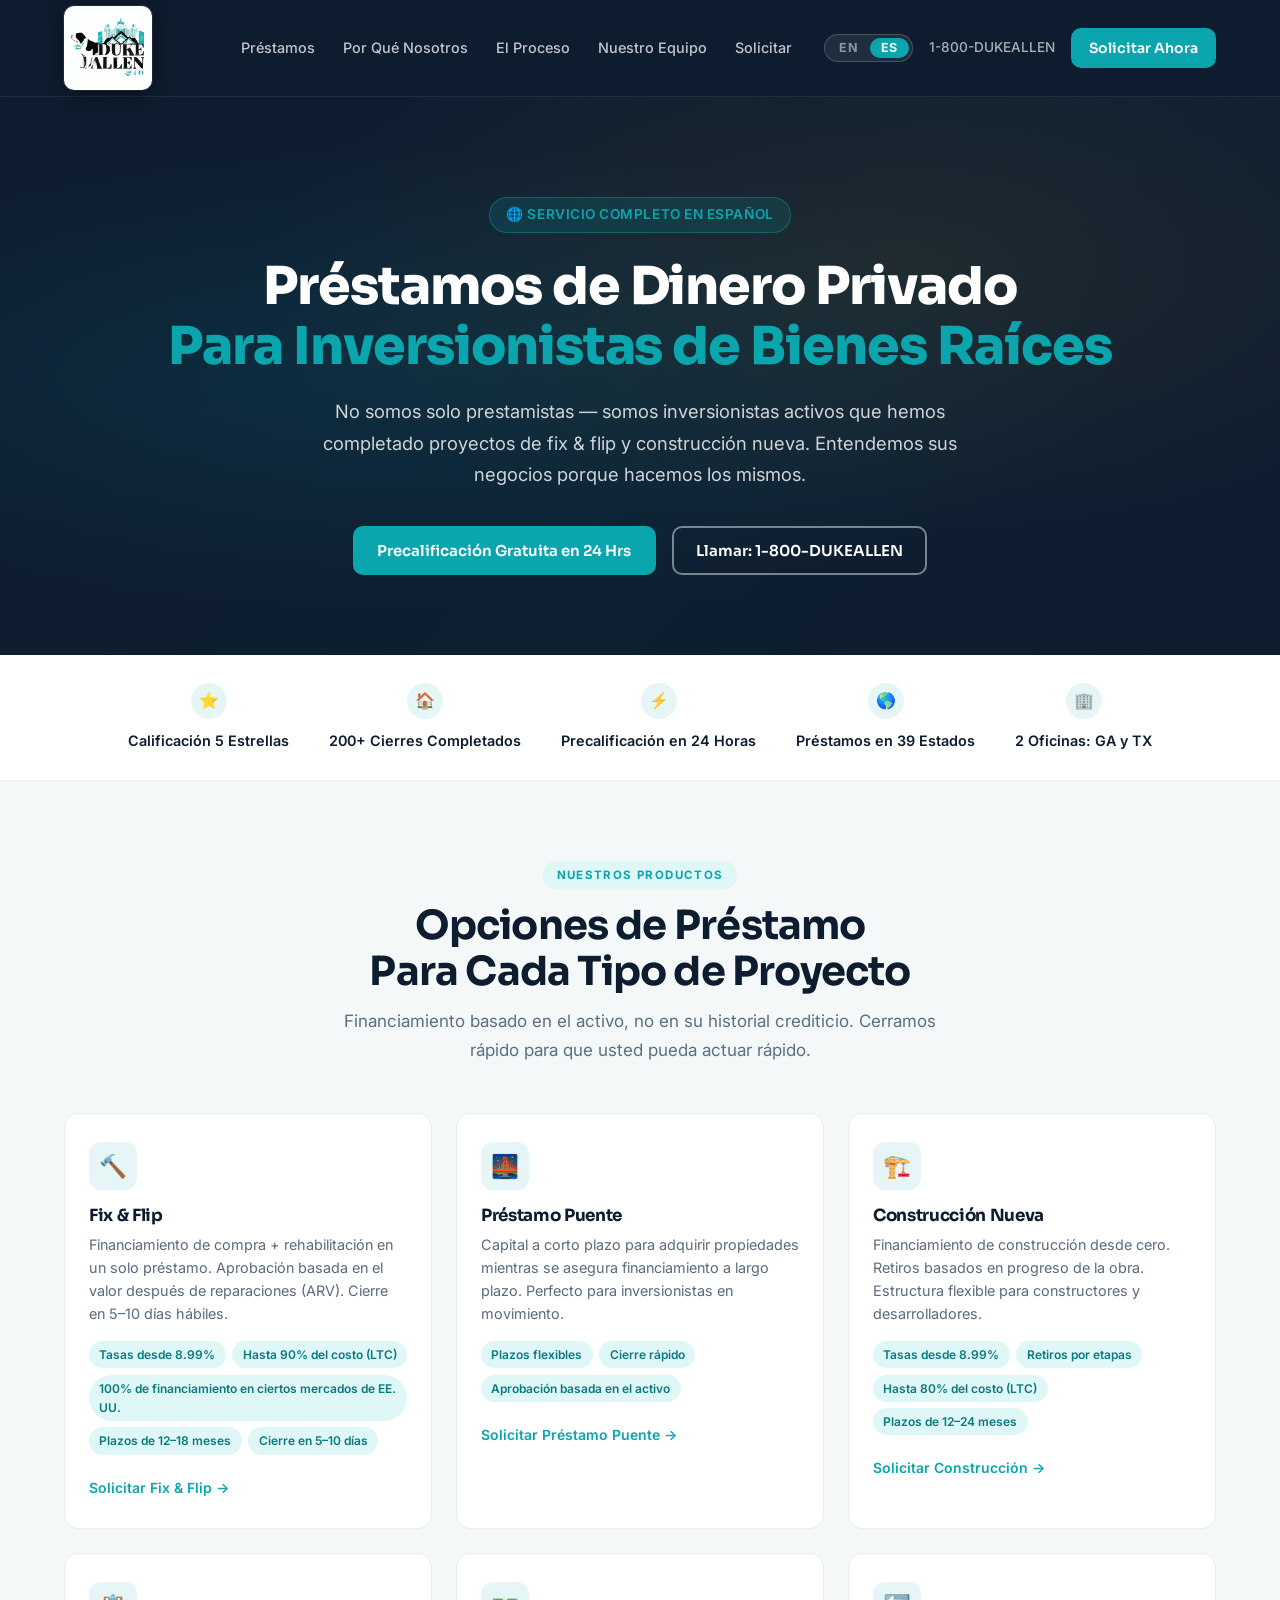
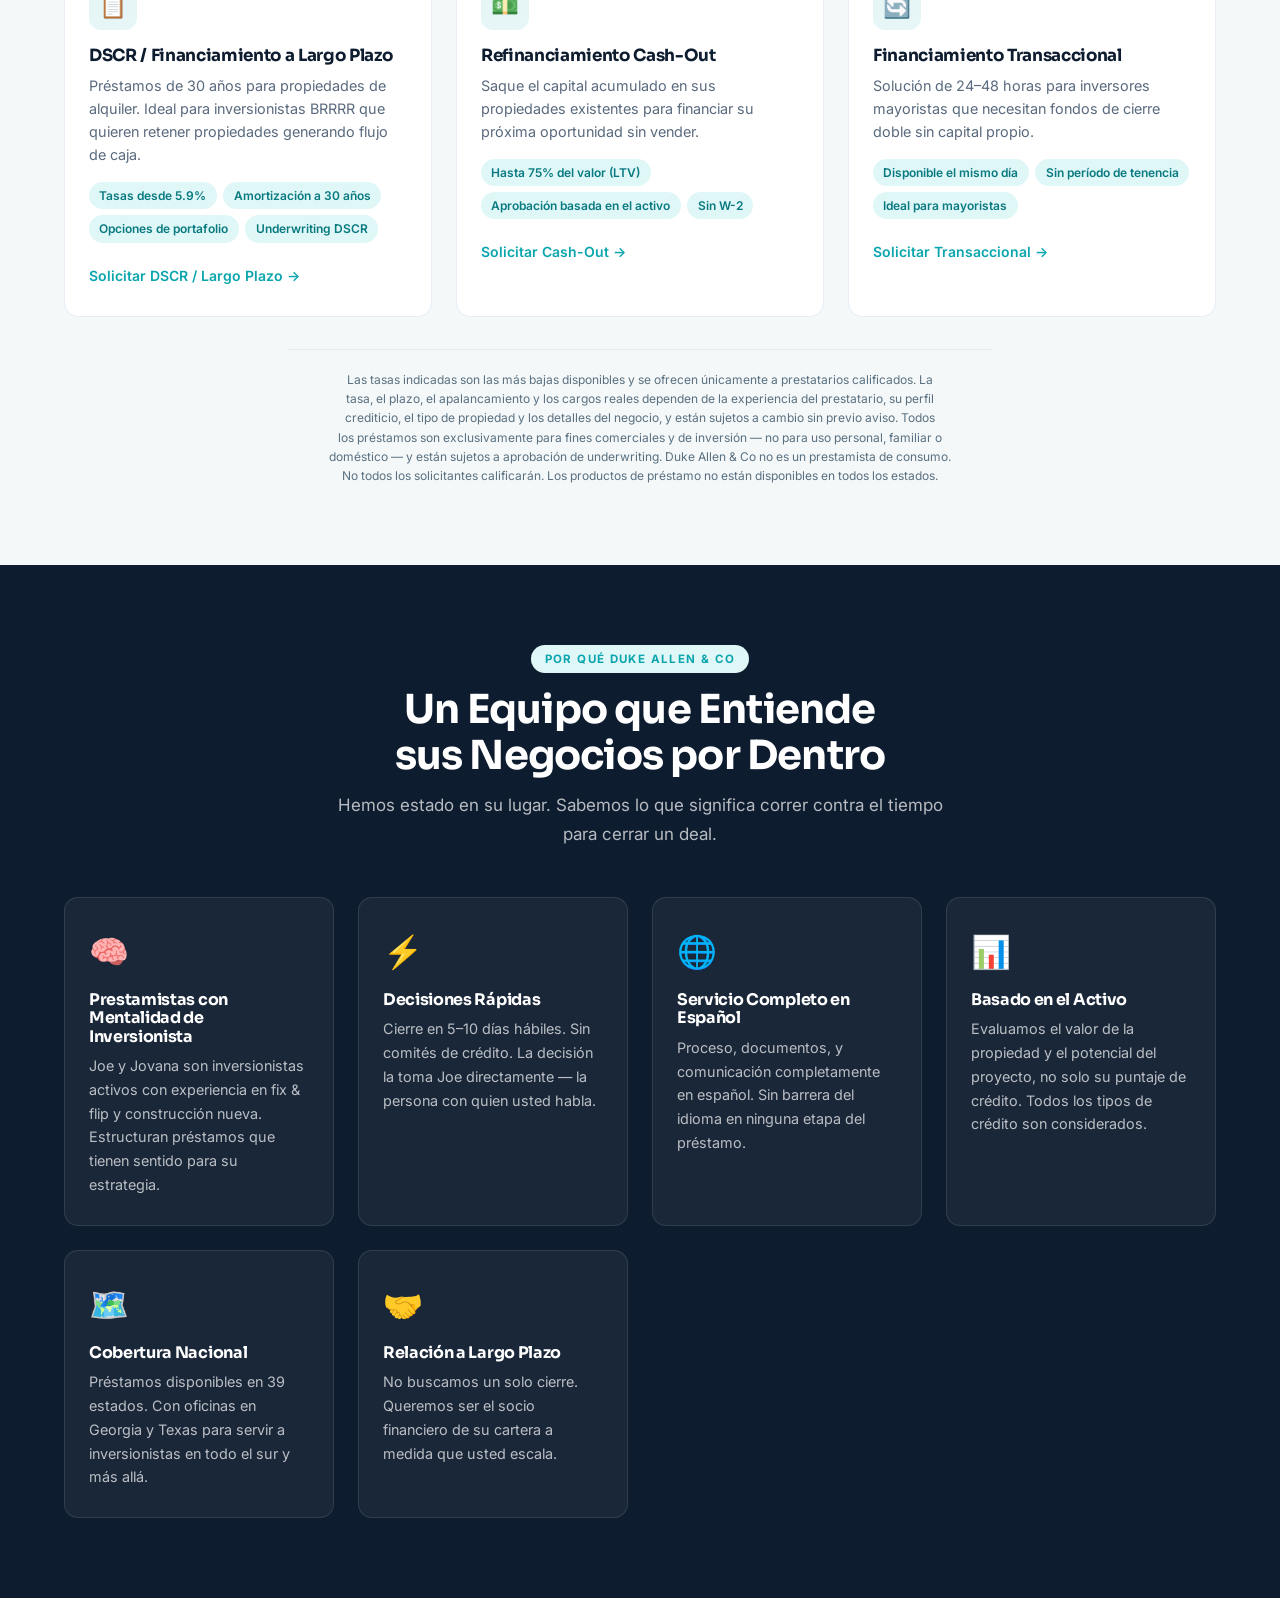
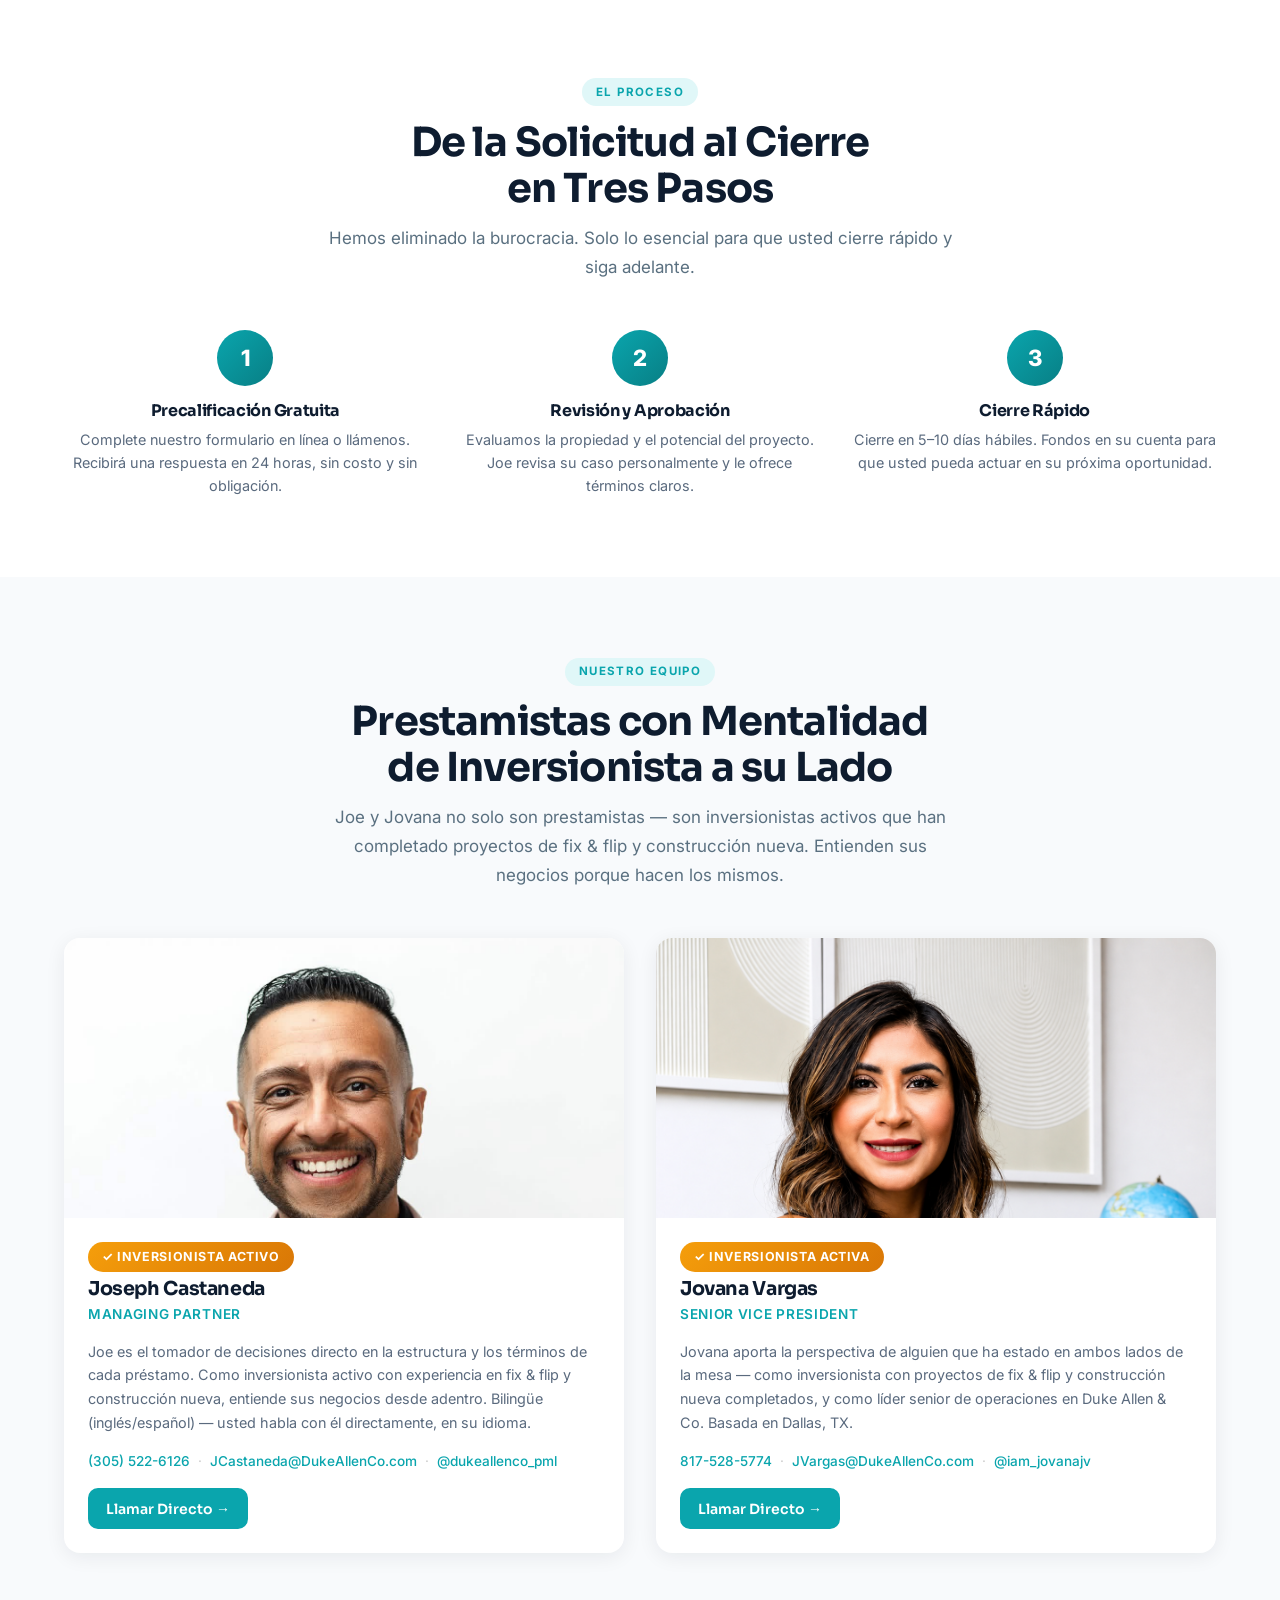
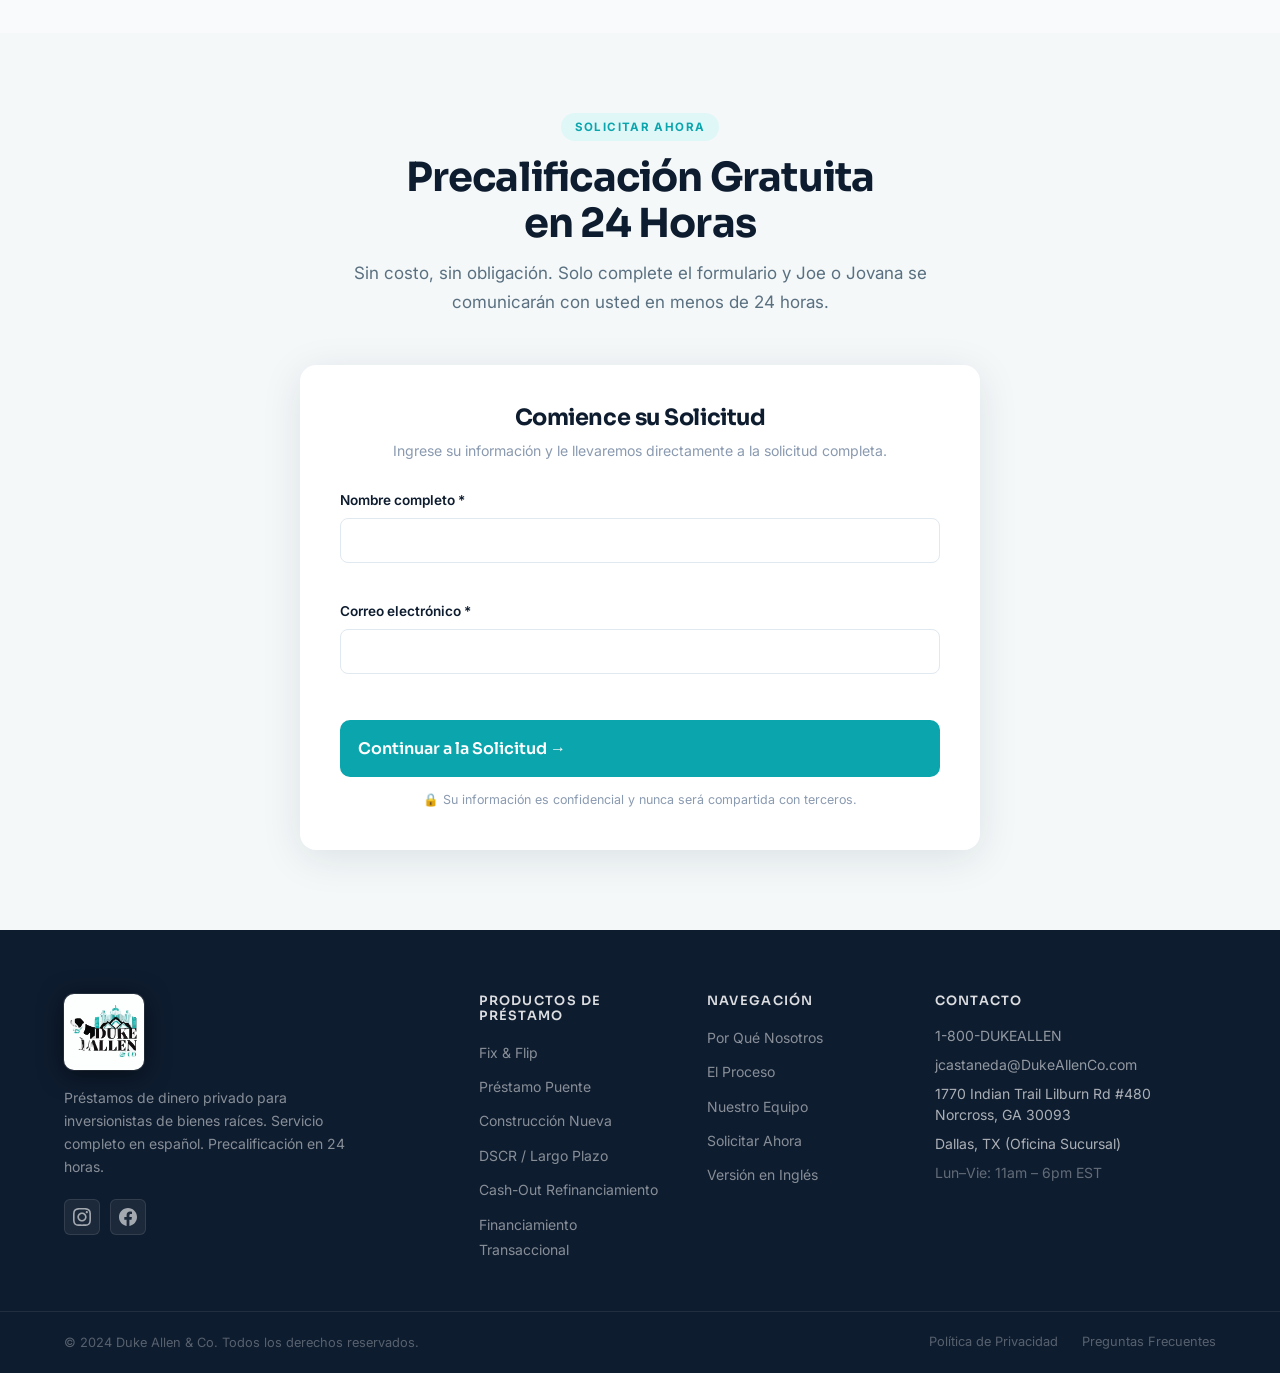
<file: espanol.html>
<!DOCTYPE html>
<html lang="es">
<head>
  <meta charset="UTF-8" />
  <meta name="viewport" content="width=device-width, initial-scale=1.0" />
  <title>Préstamos de Dinero Privado para Inversionistas | Duke Allen &amp; Co</title>
  <link rel="icon" type="image/svg+xml" href="dukeallen_logo.svg" />
  <link rel="apple-touch-icon" href="dukeallen_logo.svg" />
  <meta name="description" content="Préstamos de dinero privado para inversionistas de bienes raíces. Precalificación en 24 horas. Fix &amp; flip, construcción nueva, puente y más. Atención completa en español. Llame ahora." />
  <meta property="og:title" content="Préstamos de Dinero Privado para Inversionistas | Duke Allen &amp; Co" />
  <meta property="og:description" content="Prestamistas que también son inversionistas. Cierre rápido. Servicio completo en español. Precalificación gratuita en 24 horas." />
  <meta property="og:type" content="website" />
  <meta property="og:url" content="https://www.dukeallenco.com/espanol" />

  <link rel="preconnect" href="https://fonts.googleapis.com" />
  <link rel="preconnect" href="https://fonts.gstatic.com" crossorigin />
  <link href="https://fonts.googleapis.com/css2?family=Sora:wght@400;500;600;700;800&family=Inter:wght@400;500;600&display=swap" rel="stylesheet" />

  <link rel="stylesheet" href="style.css" />

  <script type="application/ld+json">
  {
    "@context": "https://schema.org",
    "@type": ["FinancialService", "LocalBusiness"],
    "name": "Duke Allen & Co",
    "description": "Prestamista de dinero privado especializado en fix & flip, préstamos puente, construcción nueva y préstamos a largo plazo para inversionistas de bienes raíces. Servicio completo en español.",
    "url": "https://www.dukeallenco.com",
    "telephone": "+13055226126",
    "email": "jcastaneda@DukeAllenCo.com",
    "address": {
      "@type": "PostalAddress",
      "streetAddress": "1770 Indian Trail Lilburn Rd #480",
      "addressLocality": "Norcross",
      "addressRegion": "GA",
      "postalCode": "30093",
      "addressCountry": "US"
    },
    "openingHours": "Mo-Fr 11:00-18:00",
    "areaServed": "Nationwide — all states except AK, AZ, CA, ID, MN, NV, ND, OR, SD, UT, VT",
    "sameAs": [
      "https://instagram.com/duke_allen_and_Company",
      "https://facebook.com/dukeallenco"
    ]
  }
  </script>

  <style>
    /* ── Spanish page overrides & additions ── */
    .hero-es {
      background: linear-gradient(135deg, #0E1C2F 0%, #0c2a3a 60%, #0E1C2F 100%);
      padding: 100px 0 80px;
      text-align: center;
      color: #fff;
      position: relative;
      overflow: hidden;
    }
    .hero-es::before {
      content: '';
      position: absolute;
      inset: 0;
      z-index: 2;
      pointer-events: none;
      background: radial-gradient(ellipse at 30% 50%, rgba(10,165,173,0.12) 0%, transparent 60%),
                  radial-gradient(ellipse at 70% 30%, rgba(245,158,11,0.08) 0%, transparent 50%);
    }
    /* Centered hero copy needs an even wash, not the left-weighted one the English hero uses */
    .hero-es .hero-video-overlay {
      background: linear-gradient(to bottom, rgba(14,28,47,0.74) 0%, rgba(14,28,47,0.82) 100%);
    }
    .hero-es .container { position: relative; z-index: 3; }
    .hero-es-badge {
      display: inline-flex;
      align-items: center;
      gap: 8px;
      background: rgba(10,165,173,0.15);
      border: 1px solid rgba(10,165,173,0.4);
      color: #0AA5AD;
      padding: 6px 16px;
      border-radius: 100px;
      font-size: 0.85rem;
      font-weight: 600;
      letter-spacing: 0.04em;
      text-transform: uppercase;
      margin-bottom: 24px;
    }
    .hero-es h1 {
      font-size: clamp(2rem, 5vw, 3.25rem);
      font-weight: 800;
      line-height: 1.15;
      margin-bottom: 20px;
      color: #fff;
    }
    .hero-es h1 span { color: #0AA5AD; }
    .hero-es-lead {
      font-size: 1.15rem;
      color: rgba(255,255,255,0.8);
      max-width: 640px;
      margin: 0 auto 36px;
      line-height: 1.7;
    }
    .hero-es-actions {
      display: flex;
      gap: 16px;
      justify-content: center;
      flex-wrap: wrap;
    }
    .trust-bar-es {
      background: #fff;
      border-bottom: 1px solid #e8edf3;
      padding: 28px 0;
    }
    .trust-bar-es .trust-grid {
      display: flex;
      justify-content: center;
      flex-wrap: wrap;
      gap: 12px 40px;
    }
    .trust-bar-es .trust-item {
      display: flex;
      align-items: center;
      gap: 10px;
      font-size: 0.9rem;
      font-weight: 600;
      color: #0E1C2F;
    }
    .trust-bar-es .trust-item .trust-icon {
      width: 36px;
      height: 36px;
      background: rgba(10,165,173,0.1);
      border-radius: 50%;
      display: flex;
      align-items: center;
      justify-content: center;
      font-size: 1rem;
      flex-shrink: 0;
    }
    .investor-badge {
      display: inline-flex;
      align-items: center;
      gap: 8px;
      background: linear-gradient(135deg, #F59E0B 0%, #d97706 100%);
      color: #fff;
      padding: 5px 14px;
      border-radius: 100px;
      font-size: 0.78rem;
      font-weight: 700;
      letter-spacing: 0.05em;
      text-transform: uppercase;
      margin-bottom: 6px;
    }
    .loan-grid-es {
      display: grid;
      grid-template-columns: repeat(auto-fit, minmax(280px, 1fr));
      gap: 24px;
      margin-top: 40px;
    }
    .loan-card-es {
      background: #fff;
      border: 1px solid #e8edf3;
      border-radius: 14px;
      padding: 28px 24px;
      transition: transform 0.2s, box-shadow 0.2s;
    }
    .loan-card-es:hover {
      transform: translateY(-4px);
      box-shadow: 0 12px 32px rgba(14,28,47,0.1);
    }
    .loan-card-es .loan-icon-es {
      width: 48px;
      height: 48px;
      background: rgba(10,165,173,0.1);
      border-radius: 12px;
      display: flex;
      align-items: center;
      justify-content: center;
      font-size: 1.4rem;
      margin-bottom: 16px;
    }
    .loan-card-es h3 {
      font-size: 1.05rem;
      font-weight: 700;
      color: #0E1C2F;
      margin-bottom: 8px;
    }
    .loan-card-es p {
      font-size: 0.9rem;
      color: #5a6a7e;
      line-height: 1.6;
      margin: 0 0 1rem;
    }
    .process-steps-es {
      display: grid;
      grid-template-columns: repeat(auto-fit, minmax(220px, 1fr));
      gap: 32px;
      margin-top: 40px;
    }
    .process-step-es {
      text-align: center;
    }
    .process-step-es .step-num-es {
      width: 56px;
      height: 56px;
      background: linear-gradient(135deg, #0AA5AD 0%, #087f85 100%);
      border-radius: 50%;
      display: flex;
      align-items: center;
      justify-content: center;
      font-size: 1.4rem;
      font-weight: 800;
      color: #fff;
      margin: 0 auto 16px;
    }
    .process-step-es h3 {
      font-size: 1rem;
      font-weight: 700;
      color: #0E1C2F;
      margin-bottom: 8px;
    }
    .process-step-es p {
      font-size: 0.9rem;
      color: #5a6a7e;
      line-height: 1.6;
    }
    .team-es-section { background: #F8FAFC; }
    .team-es-grid {
      display: grid;
      grid-template-columns: repeat(auto-fit, minmax(300px, 1fr));
      gap: 32px;
      margin-top: 40px;
    }
    .team-card-es {
      background: #fff;
      border-radius: 16px;
      overflow: hidden;
      box-shadow: 0 4px 20px rgba(14,28,47,0.07);
      transition: transform 0.2s, box-shadow 0.2s;
    }
    .team-card-es:hover {
      transform: translateY(-4px);
      box-shadow: 0 12px 32px rgba(14,28,47,0.12);
    }
    .team-card-es img {
      width: 100%;
      height: 280px;
      object-fit: cover;
      object-position: top center;
    }
    .team-card-es .team-info-es {
      padding: 24px;
    }
    .team-card-es h3 {
      font-size: 1.2rem;
      font-weight: 700;
      color: #0E1C2F;
      margin-bottom: 4px;
    }
    .team-title-es {
      display: block;
      font-size: 0.85rem;
      color: #0AA5AD;
      font-weight: 600;
      text-transform: uppercase;
      letter-spacing: 0.05em;
      margin-bottom: 14px;
    }
    .team-card-es p {
      font-size: 0.9rem;
      color: #5a6a7e;
      line-height: 1.65;
      margin-bottom: 16px;
    }
    .team-contact-es {
      display: flex;
      flex-wrap: wrap;
      gap: 8px;
      font-size: 0.85rem;
      margin-bottom: 16px;
    }
    .team-contact-es a { color: #0AA5AD; font-weight: 500; }
    .apply-form-es {
      background: #fff;
      border-radius: 16px;
      padding: 40px;
      box-shadow: 0 8px 40px rgba(14,28,47,0.1);
      max-width: 680px;
      margin: 40px auto 0;
    }
    .apply-form-es h3 {
      font-size: 1.4rem;
      font-weight: 700;
      color: #0E1C2F;
      margin-bottom: 8px;
      text-align: center;
    }
    .apply-form-es .form-note {
      text-align: center;
      font-size: 0.88rem;
      color: #8a9ab0;
      margin-bottom: 28px;
    }
    .form-row { display: grid; grid-template-columns: 1fr 1fr; gap: 16px; }
    @media (max-width: 600px) { .form-row { grid-template-columns: 1fr; } }
    .form-group { display: flex; flex-direction: column; gap: 6px; margin-bottom: 16px; }
    .form-group label { font-size: 0.85rem; font-weight: 600; color: #0E1C2F; }
    .form-group input,
    .form-group select,
    .form-group textarea {
      padding: 12px 14px;
      border: 1.5px solid #e0e8f0;
      border-radius: 8px;
      font-family: inherit;
      font-size: 0.95rem;
      color: #0E1C2F;
      transition: border-color 0.2s;
      background: #fff;
    }
    .form-group input:focus,
    .form-group select:focus,
    .form-group textarea:focus {
      outline: none;
      border-color: #0AA5AD;
    }
    .form-group textarea { resize: vertical; min-height: 100px; }
    .form-submit-es { width: 100%; font-size: 1rem; padding: 16px; margin-top: 8px; }
    .form-privacy {
      text-align: center;
      font-size: 0.78rem;
      color: #8a9ab0;
      margin-top: 12px;
    }
    .why-grid-es {
      display: grid;
      grid-template-columns: repeat(auto-fit, minmax(260px, 1fr));
      gap: 24px;
      margin-top: 40px;
    }
    .why-card-es {
      padding: 28px 24px;
      border-radius: 14px;
      border: 1px solid rgba(255,255,255,0.1);
      background: rgba(255,255,255,0.05);
    }
    .why-card-es .why-icon-es {
      font-size: 2rem;
      margin-bottom: 14px;
    }
    .why-card-es h3 {
      font-size: 1rem;
      font-weight: 700;
      color: #fff;
      margin-bottom: 8px;
    }
    .why-card-es p {
      font-size: 0.9rem;
      color: rgba(255,255,255,0.7);
      line-height: 1.65;
      margin: 0;
    }
    .section-dark-es {
      background: #0E1C2F;
      color: #fff;
    }
    .section-dark-es .section-label { color: #0AA5AD; }
    .section-dark-es h2 { color: #fff; }
    .section-dark-es .section-sub { color: rgba(255,255,255,0.7); }
  </style>
</head>
<body>

  <a href="#main" class="skip-nav">Saltar al contenido</a>

  <!-- NAVIGATION -->
  <header class="site-header" id="site-header">
    <div class="container nav-container">
      <a href="/" class="logo" aria-label="Duke Allen &amp; Co Inicio">
        <img src="dukeallen_logo.svg" alt="Duke Allen &amp; Co — Prestamistas de Dinero Privado" class="logo-img" />
      </a>

      <nav class="main-nav" id="main-nav" aria-label="Navegación principal">
        <a href="#prestamos">Préstamos</a>
        <a href="#por-que-nosotros">Por Qué Nosotros</a>
        <a href="#proceso">El Proceso</a>
        <a href="#equipo">Nuestro Equipo</a>
        <a href="#solicitar">Solicitar</a>
      </nav>

      <div class="nav-cta">
        <div class="lang-toggle" aria-label="Language selector">
          <a href="index.html">EN</a>
          <a href="espanol.html" class="lang-active" aria-current="page">ES</a>
        </div>
        <a href="tel:13055226126" class="nav-phone">1-800-DUKEALLEN</a>
        <a href="#solicitar" class="btn btn-primary btn-sm">Solicitar Ahora</a>
      </div>

      <button class="hamburger" id="hamburger" aria-label="Abrir menú" aria-expanded="false">
        <span></span><span></span><span></span>
      </button>
    </div>
  </header>

  <!-- Mobile menu drawer -->
  <div class="mobile-menu" id="mobile-menu" aria-hidden="true">
    <nav>
      <a href="#prestamos">Préstamos</a>
      <a href="#por-que-nosotros">Por Qué Nosotros</a>
      <a href="#proceso">El Proceso</a>
      <a href="#equipo">Nuestro Equipo</a>
      <a href="#solicitar">Solicitar</a>
      <a href="tel:13055226126" class="mobile-phone">1-800-DUKEALLEN</a>
      <div class="mobile-lang" aria-label="Language selector">
        <a href="index.html">🇺🇸 English</a>
        <a href="espanol.html" class="lang-active" aria-current="page">🇲🇽 Español</a>
      </div>
      <a href="#solicitar" class="btn btn-primary">Solicitar Ahora</a>
    </nav>
  </div>

  <main id="main">

    <!-- HERO -->
    <section class="hero-es" id="inicio">

      <!-- VIDEO BACKGROUND — same Mixkit clip as the English hero -->
      <video class="hero-video" autoplay muted loop playsinline>
        <source src="https://assets.mixkit.co/videos/8168/8168-720.mp4" type="video/mp4" />
        <!-- Fallback: lower res for slower connections -->
        <source src="https://assets.mixkit.co/videos/8168/8168-360.mp4" type="video/mp4" />
      </video>
      <div class="hero-video-overlay"></div>

      <div class="container">
        <div class="hero-es-badge">🌐 Servicio Completo en Español</div>
        <h1>Préstamos de Dinero Privado<br /><span>Para Inversionistas de Bienes Raíces</span></h1>
        <p class="hero-es-lead">
          No somos solo prestamistas — somos inversionistas activos que hemos completado proyectos de fix &amp; flip y construcción nueva. Entendemos sus negocios porque hacemos los mismos.
        </p>
        <div class="hero-es-actions">
          <a href="#solicitar" class="btn btn-primary">Precalificación Gratuita en 24 Hrs</a>
          <a href="tel:13055226126" class="btn btn-outline-light">Llamar: 1-800-DUKEALLEN</a>
        </div>
      </div>
    </section>

    <!-- TRUST BAR -->
    <div class="trust-bar-es">
      <div class="container">
        <div class="trust-grid">
          <div class="trust-item">
            <div class="trust-icon">⭐</div>
            <span>Calificación 5 Estrellas</span>
          </div>
          <div class="trust-item">
            <div class="trust-icon">🏠</div>
            <span>200+ Cierres Completados</span>
          </div>
          <div class="trust-item">
            <div class="trust-icon">⚡</div>
            <span>Precalificación en 24 Horas</span>
          </div>
          <div class="trust-item">
            <div class="trust-icon">🌎</div>
            <span>Préstamos en 39 Estados</span>
          </div>
          <div class="trust-item">
            <div class="trust-icon">🏢</div>
            <span>2 Oficinas: GA y TX</span>
          </div>
        </div>
      </div>
    </div>

    <!-- LOAN OPTIONS -->
    <section class="section bg-light" id="prestamos">
      <div class="container">
        <div class="section-header fade-in">
          <span class="section-label">Nuestros Productos</span>
          <h2>Opciones de Préstamo<br />Para Cada Tipo de Proyecto</h2>
          <p class="section-sub">Financiamiento basado en el activo, no en su historial crediticio. Cerramos rápido para que usted pueda actuar rápido.</p>
        </div>

        <div class="loan-grid-es">
          <div class="loan-card-es fade-in">
            <div class="loan-icon-es">🔨</div>
            <h3>Fix &amp; Flip</h3>
            <p>Financiamiento de compra + rehabilitación en un solo préstamo. Aprobación basada en el valor después de reparaciones (ARV). Cierre en 5–10 días hábiles.</p>
            <ul class="loan-details">
              <li>Tasas desde 8.99%</li>
              <li>Hasta 90% del costo (LTC)</li>
              <li>100% de financiamiento en ciertos mercados de EE. UU.</li>
              <li>Plazos de 12–18 meses</li>
              <li>Cierre en 5–10 días</li>
            </ul>
            <a href="#solicitar" class="loan-cta">Solicitar Fix &amp; Flip →</a>
          </div>
          <div class="loan-card-es fade-in">
            <div class="loan-icon-es">🌉</div>
            <h3>Préstamo Puente</h3>
            <p>Capital a corto plazo para adquirir propiedades mientras se asegura financiamiento a largo plazo. Perfecto para inversionistas en movimiento.</p>
            <ul class="loan-details">
              <li>Plazos flexibles</li>
              <li>Cierre rápido</li>
              <li>Aprobación basada en el activo</li>
            </ul>
            <a href="#solicitar" class="loan-cta">Solicitar Préstamo Puente →</a>
          </div>
          <div class="loan-card-es fade-in">
            <div class="loan-icon-es">🏗️</div>
            <h3>Construcción Nueva</h3>
            <p>Financiamiento de construcción desde cero. Retiros basados en progreso de la obra. Estructura flexible para constructores y desarrolladores.</p>
            <ul class="loan-details">
              <li>Tasas desde 8.99%</li>
              <li>Retiros por etapas</li>
              <li>Hasta 80% del costo (LTC)</li>
              <li>Plazos de 12–24 meses</li>
            </ul>
            <a href="#solicitar" class="loan-cta">Solicitar Construcción →</a>
          </div>
          <div class="loan-card-es fade-in">
            <div class="loan-icon-es">📋</div>
            <h3>DSCR / Financiamiento a Largo Plazo</h3>
            <p>Préstamos de 30 años para propiedades de alquiler. Ideal para inversionistas BRRRR que quieren retener propiedades generando flujo de caja.</p>
            <ul class="loan-details">
              <li>Tasas desde 5.9%</li>
              <li>Amortización a 30 años</li>
              <li>Opciones de portafolio</li>
              <li>Underwriting DSCR</li>
            </ul>
            <a href="#solicitar" class="loan-cta">Solicitar DSCR / Largo Plazo →</a>
          </div>
          <div class="loan-card-es fade-in">
            <div class="loan-icon-es">💵</div>
            <h3>Refinanciamiento Cash-Out</h3>
            <p>Saque el capital acumulado en sus propiedades existentes para financiar su próxima oportunidad sin vender.</p>
            <ul class="loan-details">
              <li>Hasta 75% del valor (LTV)</li>
              <li>Aprobación basada en el activo</li>
              <li>Sin W-2</li>
            </ul>
            <a href="#solicitar" class="loan-cta">Solicitar Cash-Out →</a>
          </div>
          <div class="loan-card-es fade-in">
            <div class="loan-icon-es">🔄</div>
            <h3>Financiamiento Transaccional</h3>
            <p>Solución de 24–48 horas para inversores mayoristas que necesitan fondos de cierre doble sin capital propio.</p>
            <ul class="loan-details">
              <li>Disponible el mismo día</li>
              <li>Sin período de tenencia</li>
              <li>Ideal para mayoristas</li>
            </ul>
            <a href="#solicitar" class="loan-cta">Solicitar Transaccional →</a>
          </div>
        </div>

        <p class="rate-disclaimer fade-in">
          Las tasas indicadas son las más bajas disponibles y se ofrecen únicamente a prestatarios
          calificados. La tasa, el plazo, el apalancamiento y los cargos reales dependen de la
          experiencia del prestatario, su perfil crediticio, el tipo de propiedad y los detalles
          del negocio, y están sujetos a cambio sin previo aviso. Todos los préstamos son
          exclusivamente para fines comerciales y de inversión — no para uso personal, familiar
          o doméstico — y están sujetos a aprobación de underwriting. Duke Allen &amp; Co no es un
          prestamista de consumo. No todos los solicitantes calificarán. Los productos de préstamo
          no están disponibles en todos los estados.
        </p>
      </div>
    </section>

    <!-- WHY US -->
    <section class="section section-dark-es" id="por-que-nosotros">
      <div class="container">
        <div class="section-header fade-in">
          <span class="section-label">Por Qué Duke Allen &amp; Co</span>
          <h2>Un Equipo que Entiende<br />sus Negocios por Dentro</h2>
          <p class="section-sub">Hemos estado en su lugar. Sabemos lo que significa correr contra el tiempo para cerrar un deal.</p>
        </div>

        <div class="why-grid-es">
          <div class="why-card-es fade-in">
            <div class="why-icon-es">🧠</div>
            <h3>Prestamistas con Mentalidad de Inversionista</h3>
            <p>Joe y Jovana son inversionistas activos con experiencia en fix &amp; flip y construcción nueva. Estructuran préstamos que tienen sentido para su estrategia.</p>
          </div>
          <div class="why-card-es fade-in">
            <div class="why-icon-es">⚡</div>
            <h3>Decisiones Rápidas</h3>
            <p>Cierre en 5–10 días hábiles. Sin comités de crédito. La decisión la toma Joe directamente — la persona con quien usted habla.</p>
          </div>
          <div class="why-card-es fade-in">
            <div class="why-icon-es">🌐</div>
            <h3>Servicio Completo en Español</h3>
            <p>Proceso, documentos, y comunicación completamente en español. Sin barrera del idioma en ninguna etapa del préstamo.</p>
          </div>
          <div class="why-card-es fade-in">
            <div class="why-icon-es">📊</div>
            <h3>Basado en el Activo</h3>
            <p>Evaluamos el valor de la propiedad y el potencial del proyecto, no solo su puntaje de crédito. Todos los tipos de crédito son considerados.</p>
          </div>
          <div class="why-card-es fade-in">
            <div class="why-icon-es">🗺️</div>
            <h3>Cobertura Nacional</h3>
            <p>Préstamos disponibles en 39 estados. Con oficinas en Georgia y Texas para servir a inversionistas en todo el sur y más allá.</p>
          </div>
          <div class="why-card-es fade-in">
            <div class="why-icon-es">🤝</div>
            <h3>Relación a Largo Plazo</h3>
            <p>No buscamos un solo cierre. Queremos ser el socio financiero de su cartera a medida que usted escala.</p>
          </div>
        </div>
      </div>
    </section>

    <!-- PROCESS -->
    <section class="section" id="proceso">
      <div class="container">
        <div class="section-header fade-in">
          <span class="section-label">El Proceso</span>
          <h2>De la Solicitud al Cierre<br />en Tres Pasos</h2>
          <p class="section-sub">Hemos eliminado la burocracia. Solo lo esencial para que usted cierre rápido y siga adelante.</p>
        </div>

        <div class="process-steps-es">
          <div class="process-step-es fade-in">
            <div class="step-num-es">1</div>
            <h3>Precalificación Gratuita</h3>
            <p>Complete nuestro formulario en línea o llámenos. Recibirá una respuesta en 24 horas, sin costo y sin obligación.</p>
          </div>
          <div class="process-step-es fade-in">
            <div class="step-num-es">2</div>
            <h3>Revisión y Aprobación</h3>
            <p>Evaluamos la propiedad y el potencial del proyecto. Joe revisa su caso personalmente y le ofrece términos claros.</p>
          </div>
          <div class="process-step-es fade-in">
            <div class="step-num-es">3</div>
            <h3>Cierre Rápido</h3>
            <p>Cierre en 5–10 días hábiles. Fondos en su cuenta para que usted pueda actuar en su próxima oportunidad.</p>
          </div>
        </div>
      </div>
    </section>

    <!-- TEAM -->
    <section class="section team-es-section" id="equipo">
      <div class="container">
        <div class="section-header fade-in">
          <span class="section-label">Nuestro Equipo</span>
          <h2>Prestamistas con Mentalidad<br />de Inversionista a su Lado</h2>
          <p class="section-sub">Joe y Jovana no solo son prestamistas — son inversionistas activos que han completado proyectos de fix &amp; flip y construcción nueva. Entienden sus negocios porque hacen los mismos.</p>
        </div>

        <div class="team-es-grid">
          <div class="team-card-es fade-in">
            <img src="joe_new.jpeg" alt="Joseph Castaneda, Managing Partner en Duke Allen Co" />
            <div class="team-info-es">
              <div class="investor-badge">✓ Inversionista Activo</div>
              <h3>Joseph Castaneda</h3>
              <span class="team-title-es">Managing Partner</span>
              <p>Joe es el tomador de decisiones directo en la estructura y los términos de cada préstamo. Como inversionista activo con experiencia en fix &amp; flip y construcción nueva, entiende sus negocios desde adentro. Bilingüe (inglés/español) — usted habla con él directamente, en su idioma.</p>
              <div class="team-contact-es">
                <a href="tel:13055226126">(305) 522-6126</a>
                <span style="color:#ccc">·</span>
                <a href="mailto:JCastaneda@DukeAllenCo.com">JCastaneda@DukeAllenCo.com</a>
                <span style="color:#ccc">·</span>
                <a href="https://www.instagram.com/dukeallenco_pml/" target="_blank" rel="noopener noreferrer" aria-label="Joe en Instagram">@dukeallenco_pml</a>
              </div>
              <a href="tel:13055226126" class="btn btn-primary btn-sm">Llamar Directo →</a>
            </div>
          </div>

          <div class="team-card-es fade-in">
            <img src="jovana.png" alt="Jovana Vargas, Senior Vice President en Duke Allen Co" />
            <div class="team-info-es">
              <div class="investor-badge">✓ Inversionista Activa</div>
              <h3>Jovana Vargas</h3>
              <span class="team-title-es">Senior Vice President</span>
              <p>Jovana aporta la perspectiva de alguien que ha estado en ambos lados de la mesa — como inversionista con proyectos de fix &amp; flip y construcción nueva completados, y como líder senior de operaciones en Duke Allen &amp; Co. Basada en Dallas, TX.</p>
              <div class="team-contact-es">
                <a href="tel:18175285774">817-528-5774</a>
                <span style="color:#ccc">·</span>
                <a href="mailto:JVargas@DukeAllenCo.com">JVargas@DukeAllenCo.com</a>
                <span style="color:#ccc">·</span>
                <a href="https://www.instagram.com/iam_jovanajv/" target="_blank" rel="noopener noreferrer" aria-label="Jovana en Instagram">@iam_jovanajv</a>
              </div>
              <a href="tel:18175285774" class="btn btn-primary btn-sm">Llamar Directo →</a>
            </div>
          </div>
        </div>
      </div>
    </section>

    <!-- APPLY FORM -->
    <section class="section bg-light" id="solicitar">
      <div class="container">
        <div class="section-header fade-in">
          <span class="section-label">Solicitar Ahora</span>
          <h2>Precalificación Gratuita<br />en 24 Horas</h2>
          <p class="section-sub">Sin costo, sin obligación. Solo complete el formulario y Joe o Jovana se comunicarán con usted en menos de 24 horas.</p>
        </div>

        <div class="apply-form-es fade-in">
          <h3>Comience su Solicitud</h3>
          <p class="form-note">Ingrese su información y le llevaremos directamente a la solicitud completa.</p>

          <form id="apply-form-es" name="solicitud-espanol" netlify novalidate>
            <input type="hidden" name="form-name" value="solicitud-espanol" />
            <div class="form-group">
              <label for="nombre">Nombre completo *</label>
              <input type="text" id="nombre" name="nombre" placeholder="Juan García" required />
              <span class="field-error" id="es-name-error"></span>
            </div>

            <div class="form-group">
              <label for="correo">Correo electrónico *</label>
              <input type="email" id="correo" name="correo" placeholder="juan@ejemplo.com" required />
              <span class="field-error" id="es-email-error"></span>
            </div>

            <button type="submit" class="btn btn-primary form-submit-es">Continuar a la Solicitud →</button>
            <p class="form-privacy">🔒 Su información es confidencial y nunca será compartida con terceros.</p>
          </form>
        </div>
      </div>
    </section>

  </main>

  <!-- FOOTER -->
  <footer class="site-footer">
    <div class="container footer-grid">

      <div class="footer-brand">
        <div class="footer-logo">
          <img src="dukeallen_logo.svg" alt="Duke Allen &amp; Co" class="logo-img logo-img--footer" />
        </div>
        <p class="footer-tagline">
          Préstamos de dinero privado para inversionistas de bienes raíces.
          Servicio completo en español. Precalificación en 24 horas.
        </p>
        <div class="footer-social">
          <a href="https://instagram.com/duke_allen_and_Company" target="_blank" rel="noopener noreferrer" aria-label="Instagram">
            <svg width="18" height="18" viewBox="0 0 24 24" fill="currentColor"><path d="M12 2.163c3.204 0 3.584.012 4.85.07 3.252.148 4.771 1.691 4.919 4.919.058 1.265.069 1.645.069 4.849 0 3.205-.012 3.584-.069 4.849-.149 3.225-1.664 4.771-4.919 4.919-1.266.058-1.644.07-4.85.07-3.204 0-3.584-.012-4.849-.07-3.26-.149-4.771-1.699-4.919-4.92-.058-1.265-.07-1.644-.07-4.849 0-3.204.013-3.583.07-4.849.149-3.227 1.664-4.771 4.919-4.919 1.266-.057 1.645-.069 4.849-.069zm0-2.163c-3.259 0-3.667.014-4.947.072-4.358.2-6.78 2.618-6.98 6.98-.059 1.281-.073 1.689-.073 4.948 0 3.259.014 3.668.072 4.948.2 4.358 2.618 6.78 6.98 6.98 1.281.058 1.689.072 4.948.072 3.259 0 3.668-.014 4.948-.072 4.354-.2 6.782-2.618 6.979-6.98.059-1.28.073-1.689.073-4.948 0-3.259-.014-3.667-.072-4.947-.196-4.354-2.617-6.78-6.979-6.98-1.281-.059-1.69-.073-4.949-.073zm0 5.838c-3.403 0-6.162 2.759-6.162 6.162s2.759 6.163 6.162 6.163 6.162-2.759 6.162-6.163c0-3.403-2.759-6.162-6.162-6.162zm0 10.162c-2.209 0-4-1.79-4-4 0-2.209 1.791-4 4-4s4 1.791 4 4c0 2.21-1.791 4-4 4zm6.406-11.845c-.796 0-1.441.645-1.441 1.44s.645 1.44 1.441 1.44c.795 0 1.439-.645 1.439-1.44s-.644-1.44-1.439-1.44z"/></svg>
          </a>
          <a href="https://facebook.com/dukeallenco" target="_blank" rel="noopener noreferrer" aria-label="Facebook">
            <svg width="18" height="18" viewBox="0 0 24 24" fill="currentColor"><path d="M24 12.073c0-6.627-5.373-12-12-12s-12 5.373-12 12c0 5.99 4.388 10.954 10.125 11.854v-8.385H7.078v-3.47h3.047V9.43c0-3.007 1.792-4.669 4.533-4.669 1.312 0 2.686.235 2.686.235v2.953H15.83c-1.491 0-1.956.925-1.956 1.874v2.25h3.328l-.532 3.47h-2.796v8.385C19.612 23.027 24 18.062 24 12.073z"/></svg>
          </a>
        </div>
      </div>

      <div class="footer-col">
        <h4>Productos de Préstamo</h4>
        <ul>
          <li><a href="#prestamos">Fix &amp; Flip</a></li>
          <li><a href="#prestamos">Préstamo Puente</a></li>
          <li><a href="#prestamos">Construcción Nueva</a></li>
          <li><a href="#prestamos">DSCR / Largo Plazo</a></li>
          <li><a href="#prestamos">Cash-Out Refinanciamiento</a></li>
          <li><a href="#prestamos">Financiamiento Transaccional</a></li>
        </ul>
      </div>

      <div class="footer-col">
        <h4>Navegación</h4>
        <ul>
          <li><a href="#por-que-nosotros">Por Qué Nosotros</a></li>
          <li><a href="#proceso">El Proceso</a></li>
          <li><a href="#equipo">Nuestro Equipo</a></li>
          <li><a href="#solicitar">Solicitar Ahora</a></li>
          <li><a href="index.html">Versión en Inglés</a></li>
        </ul>
      </div>

      <div class="footer-col">
        <h4>Contacto</h4>
        <address class="footer-address">
          <p><a href="tel:13055226126">1-800-DUKEALLEN</a></p>
          <p><a href="mailto:jcastaneda@DukeAllenCo.com">jcastaneda@DukeAllenCo.com</a></p>
          <p>1770 Indian Trail Lilburn Rd #480<br />Norcross, GA 30093</p>
          <p>Dallas, TX (Oficina Sucursal)</p>
          <p class="footer-hours">Lun–Vie: 11am – 6pm EST</p>
        </address>
      </div>

    </div>

    <div class="footer-bottom">
      <div class="container footer-bottom-inner">
        <p>&copy; 2024 Duke Allen &amp; Co. Todos los derechos reservados.</p>
        <div class="footer-links">
          <a href="#">Política de Privacidad</a>
          <a href="#">Preguntas Frecuentes</a>
        </div>
      </div>
    </div>
  </footer>

  <script src="script.js" defer></script>
</body>
</html>
</file>
<file: style.css>
/* === VARIABLES === */
:root {
  --color-primary:      #0AA5AD;   /* Tiffany teal — brand identity */
  --color-primary-dark: #087A80;   /* hover/active shade */
  --color-primary-light:#E0F7F8;   /* tinted backgrounds */
  --color-accent:       #F59E0B;   /* amber gold — CTA buttons, stand-out elements */
  --color-accent-dark:  #D97706;   /* accent hover */
  --color-dark:         #0E1C2F;   /* near-black navy for headings / dark sections */
  --color-dark-mid:     #1A2D44;   /* slightly lighter dark for cards in dark sections */
  --color-light:        #F4F8F9;   /* off-white section backgrounds */
  --color-surface:      #FFFFFF;
  --color-text:         #1A2D44;
  --color-text-muted:   #5A7080;
  --color-text-muted-light: rgba(255,255,255,0.65);
  --color-border:       #E2ECF0;

  --font-heading: 'Sora', sans-serif;
  --font-body:    'Inter', sans-serif;

  --radius-sm:  0.375rem;
  --radius-md:  0.625rem;
  --radius-lg:  1rem;
  --radius-xl:  1.5rem;

  --shadow-sm: 0 1px 3px rgba(0,0,0,0.08);
  --shadow-md: 0 4px 16px rgba(0,0,0,0.10);
  --shadow-lg: 0 12px 40px rgba(0,0,0,0.14);

  --container: 1200px;
  --section-py: 5rem;
  --section-py-mobile: 3rem;
}

/* === RESET === */
*, *::before, *::after { box-sizing: border-box; margin: 0; padding: 0; }
html { scroll-behavior: smooth; font-size: 16px; }
body {
  font-family: var(--font-body);
  color: var(--color-text);
  background: var(--color-surface);
  line-height: 1.6;
  -webkit-font-smoothing: antialiased;
}
img, svg { display: block; max-width: 100%; }
a { color: inherit; text-decoration: none; }
ul { list-style: none; }
address { font-style: normal; }
button { cursor: pointer; font-family: inherit; }
input, select, textarea, button { font-family: inherit; font-size: inherit; }

/* Skip nav */
.skip-nav {
  position: absolute;
  top: -100%;
  left: 1rem;
  background: var(--color-primary);
  color: #fff;
  padding: 0.5rem 1rem;
  border-radius: 0 0 var(--radius-sm) var(--radius-sm);
  z-index: 9999;
  transition: top 0.2s;
}
.skip-nav:focus { top: 0; }

/* === TYPOGRAPHY === */
h1, h2, h3, h4 {
  font-family: var(--font-heading);
  font-weight: 700;
  line-height: 1.15;
  letter-spacing: -0.02em;
  color: var(--color-dark);
}
h1 { font-size: clamp(2rem, 5vw, 3.25rem); }
h2 { font-size: clamp(1.75rem, 3.5vw, 2.5rem); }
h3 { font-size: 1.25rem; }
h4 { font-size: 0.875rem; font-weight: 600; text-transform: uppercase; letter-spacing: 0.08em; }
p { line-height: 1.7; }

/* === LAYOUT === */
.container {
  max-width: var(--container);
  margin: 0 auto;
  padding: 0 1.5rem;
}
.section {
  padding: var(--section-py) 0;
}
.bg-dark  { background: var(--color-dark); }
.bg-light { background: var(--color-light); }
.text-white { color: #ffffff !important; }
.text-muted-light { color: var(--color-text-muted-light) !important; }

/* === BUTTONS === */
.btn {
  display: inline-flex;
  align-items: center;
  gap: 0.5rem;
  font-family: var(--font-heading);
  font-weight: 600;
  font-size: 0.9375rem;
  padding: 0.65rem 1.4rem;
  border-radius: var(--radius-md);
  border: 2px solid transparent;
  transition: all 0.2s ease;
  cursor: pointer;
  white-space: nowrap;
  text-align: center;
}
.btn:active { transform: scale(0.98); }

.btn-primary {
  background: var(--color-primary);
  color: #fff;
  border-color: var(--color-primary);
}
.btn-primary:hover { background: var(--color-primary-dark); border-color: var(--color-primary-dark); }

.btn-accent {
  background: var(--color-accent);
  color: var(--color-dark);
  border-color: var(--color-accent);
  font-weight: 700;
}
.btn-accent:hover { background: var(--color-accent-dark); border-color: var(--color-accent-dark); }

.btn-outline-light {
  background: transparent;
  color: #fff;
  border-color: rgba(255,255,255,0.45);
}
.btn-outline-light:hover { background: rgba(255,255,255,0.1); border-color: rgba(255,255,255,0.8); }

.btn-outline-dark {
  background: transparent;
  color: var(--color-primary);
  border-color: var(--color-primary);
}
.btn-outline-dark:hover { background: var(--color-primary-light); }

.btn-lg { padding: 0.85rem 1.75rem; font-size: 1rem; border-radius: var(--radius-md); }
.btn-sm { padding: 0.45rem 1rem; font-size: 0.875rem; }
.btn-full { width: 100%; justify-content: center; }

/* === NAVIGATION === */
.site-header {
  position: sticky;
  top: 0;
  z-index: 1000;
  background: var(--color-dark);
  border-bottom: 1px solid rgba(255,255,255,0.08);
  transition: box-shadow 0.3s ease;
}
.site-header.scrolled { box-shadow: 0 4px 24px rgba(0,0,0,0.35); }

.nav-container {
  display: flex;
  align-items: center;
  gap: 2rem;
  height: 6rem;
}

.logo {
  display: flex;
  align-items: center;
  flex-shrink: 0;
  text-decoration: none;
}
.logo-img {
  height: 84px;
  width: auto;
  display: block;
  border-radius: 10px;
  /* Stronger shadow to lift white logo off dark nav */
  box-shadow: 0 4px 20px rgba(0,0,0,0.45), 0 0 0 1px rgba(255,255,255,0.10);
}
.logo-img--footer {
  height: 76px;
  margin-bottom: 0.75rem;
  border-radius: 10px;
  box-shadow: 0 4px 24px rgba(0,0,0,0.55), 0 0 0 1px rgba(255,255,255,0.12);
}

.main-nav {
  display: none;
  align-items: center;
  gap: 1.75rem;
  margin-left: auto;
}
.main-nav a {
  color: rgba(255,255,255,0.75);
  font-size: 0.9rem;
  font-weight: 500;
  transition: color 0.2s;
}
.main-nav a:hover { color: #fff; }

.nav-cta {
  display: none;
  align-items: center;
  gap: 1rem;
  flex-shrink: 0;
}
.nav-phone {
  color: rgba(255,255,255,0.65);
  font-size: 0.85rem;
  font-weight: 500;
  transition: color 0.2s;
}
.nav-phone:hover { color: #fff; }

/* Language toggle pill */
.lang-toggle {
  display: inline-flex;
  align-items: center;
  background: rgba(255,255,255,0.08);
  border: 1px solid rgba(255,255,255,0.18);
  border-radius: 100px;
  padding: 3px;
  gap: 0;
  flex-shrink: 0;
}
.lang-toggle a {
  padding: 4px 11px;
  border-radius: 100px;
  font-size: 0.78rem;
  font-weight: 700;
  letter-spacing: 0.06em;
  text-transform: uppercase;
  color: rgba(255,255,255,0.5);
  transition: color 0.2s, background 0.2s;
  line-height: 1;
}
.lang-toggle a:hover { color: rgba(255,255,255,0.85); }
.lang-toggle a.lang-active {
  background: var(--color-primary);
  color: #fff;
}

.hamburger {
  display: flex;
  flex-direction: column;
  gap: 5px;
  background: none;
  border: none;
  padding: 0.5rem;
  margin-left: auto;
}
.hamburger span {
  display: block;
  width: 24px;
  height: 2px;
  background: #fff;
  border-radius: 2px;
  transition: all 0.25s ease;
}
.hamburger.active span:nth-child(1) { transform: translateY(7px) rotate(45deg); }
.hamburger.active span:nth-child(2) { opacity: 0; }
.hamburger.active span:nth-child(3) { transform: translateY(-7px) rotate(-45deg); }

.mobile-menu {
  display: none;
  flex-direction: column;
  background: var(--color-dark-mid);
  padding: 1.5rem;
  gap: 0;
}
.mobile-menu.open { display: flex; }
.mobile-menu nav {
  display: flex;
  flex-direction: column;
  gap: 0;
}
.mobile-menu a {
  color: rgba(255,255,255,0.8);
  font-size: 1rem;
  font-weight: 500;
  padding: 0.85rem 0;
  border-bottom: 1px solid rgba(255,255,255,0.08);
  transition: color 0.2s;
}
.mobile-menu a:last-child { border-bottom: none; }
.mobile-menu a:hover { color: #fff; }
.mobile-menu .mobile-phone {
  color: var(--color-primary);
  margin-top: 0.5rem;
  border-bottom: none;
}
.mobile-menu .btn {
  margin-top: 1rem;
  justify-content: center;
}

/* Mobile language switcher row */
.mobile-lang {
  display: flex;
  align-items: center;
  gap: 0;
  margin-top: 0.5rem;
  border: 1px solid rgba(255,255,255,0.12);
  border-radius: 10px;
  overflow: hidden;
}
.mobile-lang a {
  flex: 1;
  text-align: center;
  padding: 0.75rem 0;
  font-size: 0.85rem;
  font-weight: 700;
  letter-spacing: 0.08em;
  text-transform: uppercase;
  color: rgba(255,255,255,0.45);
  border-bottom: none !important;
  border-right: 1px solid rgba(255,255,255,0.12);
  transition: background 0.2s, color 0.2s;
}
.mobile-lang a:last-child { border-right: none; }
.mobile-lang a:hover { color: rgba(255,255,255,0.85); background: rgba(255,255,255,0.05); }
.mobile-lang a.lang-active {
  background: var(--color-primary);
  color: #fff;
}

/* === HERO === */
.hero {
  position: relative;
  /* Fallback gradient shows until/if video loads */
  background: linear-gradient(135deg, var(--color-dark) 0%, #0D2340 55%, #0A3A4A 100%);
  overflow: hidden;
  min-height: 600px;
}

/* Video background */
.hero-video {
  position: absolute;
  inset: 0;
  width: 100%;
  height: 100%;
  object-fit: cover;
  object-position: center;
  z-index: 0;
  /* Prevent video from blocking pointer events */
  pointer-events: none;
}

/* Dark cinematic overlay on top of video — keeps text readable */
.hero-video-overlay {
  position: absolute;
  inset: 0;
  z-index: 1;
  background:
    linear-gradient(
      to right,
      rgba(14, 28, 47, 0.82) 0%,
      rgba(14, 28, 47, 0.65) 55%,
      rgba(14, 28, 47, 0.45) 100%
    );
  pointer-events: none;
}

/* Subtle teal/gold atmosphere on top of the video overlay */
.hero::before {
  content: '';
  position: absolute;
  inset: 0;
  z-index: 2;
  background:
    radial-gradient(ellipse at 20% 50%, rgba(10,165,173,0.14) 0%, transparent 55%),
    radial-gradient(ellipse at 80% 20%, rgba(245,158,11,0.07) 0%, transparent 50%);
  pointer-events: none;
}

/* Subtle grid texture */
.hero-bg-overlay {
  position: absolute;
  inset: 0;
  z-index: 2;
  background-image:
    linear-gradient(rgba(255,255,255,0.025) 1px, transparent 1px),
    linear-gradient(90deg, rgba(255,255,255,0.025) 1px, transparent 1px);
  background-size: 60px 60px;
  pointer-events: none;
}

.hero-grid {
  position: relative;
  z-index: 3;
  display: grid;
  grid-template-columns: 1fr;
  gap: 2.5rem;
  padding-top: 4rem;
  padding-bottom: 4rem;
  align-items: center;
}

.hero-content { max-width: 680px; }

.hero-badge {
  display: inline-flex;
  align-items: center;
  gap: 0.5rem;
  background: rgba(10,165,173,0.15);
  border: 1px solid rgba(10,165,173,0.35);
  color: var(--color-primary);
  font-size: 0.8rem;
  font-weight: 600;
  padding: 0.35rem 0.85rem;
  border-radius: 2rem;
  margin-bottom: 1.25rem;
  text-transform: uppercase;
  letter-spacing: 0.05em;
}
.badge-dot {
  width: 7px;
  height: 7px;
  background: var(--color-primary);
  border-radius: 50%;
  animation: pulse 2s infinite;
}
@keyframes pulse {
  0%, 100% { opacity: 1; }
  50% { opacity: 0.4; }
}

.hero-h1 {
  color: #fff;
  font-size: clamp(2rem, 4.5vw, 3.25rem);
  line-height: 1.1;
  margin-bottom: 1.25rem;
}
.hero-accent { color: var(--color-primary); }

.hero-sub {
  color: rgba(255,255,255,0.72);
  font-size: 1.0625rem;
  line-height: 1.7;
  margin-bottom: 2rem;
  max-width: 560px;
}

.hero-cta-group {
  display: flex;
  flex-wrap: wrap;
  gap: 0.75rem;
  margin-bottom: 1rem;
}

.hero-trust-micro {
  font-size: 0.82rem;
  color: rgba(255,255,255,0.5);
  letter-spacing: 0.01em;
}

/* Hero form card */
.hero-form-card {
  background: rgba(255,255,255,0.04);
  border: 1px solid rgba(255,255,255,0.12);
  border-radius: var(--radius-xl);
  padding: 2rem;
  backdrop-filter: blur(12px);
}
.form-card-title {
  font-family: var(--font-heading);
  font-size: 1.25rem;
  font-weight: 700;
  color: #fff;
  margin-bottom: 0.25rem;
}
.form-card-sub {
  font-size: 0.85rem;
  color: rgba(255,255,255,0.5);
  margin-bottom: 1.25rem;
}

/* === FORMS (shared) === */
.form-group {
  display: flex;
  flex-direction: column;
  gap: 0.35rem;
  margin-bottom: 0.9rem;
}
.form-group label {
  font-size: 0.82rem;
  font-weight: 600;
  color: rgba(255,255,255,0.7);
}
.contact-form-card .form-group label,
.contact-form .form-group label {
  color: var(--color-text);
}
.required { color: var(--color-accent); }

.form-group input,
.form-group select,
.form-group textarea {
  width: 100%;
  padding: 0.65rem 0.9rem;
  border: 1.5px solid rgba(255,255,255,0.15);
  border-radius: var(--radius-sm);
  background: rgba(255,255,255,0.07);
  color: #fff;
  font-size: 0.9rem;
  transition: border-color 0.2s, background 0.2s;
}
.form-group select option { background: var(--color-dark); color: #fff; }
.form-group input::placeholder,
.form-group textarea::placeholder { color: rgba(255,255,255,0.35); }
.form-group input:focus,
.form-group select:focus,
.form-group textarea:focus {
  outline: none;
  border-color: var(--color-primary);
  background: rgba(10,165,173,0.08);
}

/* Contact form (light background) overrides */
.contact-form .form-group input,
.contact-form .form-group select,
.contact-form .form-group textarea {
  background: var(--color-light);
  border-color: var(--color-border);
  color: var(--color-text);
}
.contact-form .form-group input::placeholder,
.contact-form .form-group textarea::placeholder { color: var(--color-text-muted); }
.contact-form .form-group input:focus,
.contact-form .form-group select:focus,
.contact-form .form-group textarea:focus {
  border-color: var(--color-primary);
  background: var(--color-primary-light);
}
.contact-form .form-group select option { background: #fff; color: var(--color-text); }

.field-error {
  font-size: 0.78rem;
  color: #f87171;
  min-height: 1rem;
}
.form-disclaimer {
  font-size: 0.76rem;
  color: rgba(255,255,255,0.35);
  text-align: center;
  margin-top: 0.75rem;
}

/* === TRUST BAR === */
.trust-bar {
  background: var(--color-surface);
  border-bottom: 1px solid var(--color-border);
  padding: 1.25rem 0;
}
.trust-bar-inner {
  display: flex;
  flex-wrap: wrap;
  justify-content: center;
  align-items: center;
  gap: 0.75rem 1.5rem;
}
.trust-item {
  display: flex;
  flex-direction: column;
  align-items: center;
  text-align: center;
}
.trust-stars { font-size: 1rem; color: #f59e0b; letter-spacing: 1px; }
.trust-number {
  font-family: var(--font-heading);
  font-size: 1.75rem;
  font-weight: 800;
  color: var(--color-primary);
  line-height: 1;
}
.trust-plus, .trust-unit { font-size: 1rem; }
.trust-label {
  font-size: 0.72rem;
  font-weight: 600;
  text-transform: uppercase;
  letter-spacing: 0.06em;
  color: var(--color-text-muted);
  margin-top: 0.15rem;
}
.trust-divider {
  width: 1px;
  height: 36px;
  background: var(--color-border);
  display: none;
}

/* === SECTION HEADERS === */
.section-header {
  text-align: center;
  margin-bottom: 3rem;
  max-width: 640px;
  margin-left: auto;
  margin-right: auto;
}
.section-header.light h2 { color: #fff; }
.section-label {
  display: inline-block;
  font-size: 0.72rem;
  font-weight: 700;
  text-transform: uppercase;
  letter-spacing: 0.12em;
  color: var(--color-primary);
  background: var(--color-primary-light);
  padding: 0.3rem 0.85rem;
  border-radius: 2rem;
  margin-bottom: 0.85rem;
}
.section-label.light {
  background: rgba(10,165,173,0.18);
  color: var(--color-primary);
}
.section-sub {
  font-size: 1.0625rem;
  color: var(--color-text-muted);
  margin-top: 0.75rem;
  line-height: 1.7;
}

/* === LOAN OPTIONS === */
.loans-grid {
  display: grid;
  grid-template-columns: 1fr;
  gap: 1.25rem;
}

.loan-card {
  background: var(--color-surface);
  border: 1.5px solid var(--color-border);
  border-radius: var(--radius-lg);
  padding: 1.75rem;
  transition: border-color 0.2s, box-shadow 0.2s, transform 0.2s;
}
.loan-card:hover {
  border-color: var(--color-primary);
  box-shadow: var(--shadow-md);
  transform: translateY(-2px);
}
.loan-icon { font-size: 2rem; margin-bottom: 0.75rem; }
.loan-card h3 {
  font-size: 1.125rem;
  margin-bottom: 0.5rem;
  color: var(--color-dark);
}
.loan-card p {
  font-size: 0.9rem;
  color: var(--color-text-muted);
  line-height: 1.6;
  margin-bottom: 1rem;
}
.loan-details {
  display: flex;
  flex-wrap: wrap;
  gap: 0.4rem;
  margin-bottom: 1.25rem;
}
.loan-details li {
  font-size: 0.75rem;
  font-weight: 600;
  color: var(--color-primary-dark);
  background: var(--color-primary-light);
  padding: 0.25rem 0.65rem;
  border-radius: 2rem;
}
.loan-cta {
  font-size: 0.875rem;
  font-weight: 600;
  color: var(--color-primary);
  transition: color 0.2s;
}
.loan-cta:hover { color: var(--color-primary-dark); }

.rate-disclaimer {
  margin: 2rem auto 0;
  padding-top: 1.25rem;
  border-top: 1px solid var(--color-border);
  max-width: 88ch;
  text-align: center;
  text-wrap: balance;
  font-size: 0.75rem;
  line-height: 1.6;
  color: var(--color-text-muted);
  opacity: 0.85;
}

/* === WHY US === */
.why-grid {
  display: grid;
  grid-template-columns: 1fr;
  gap: 1.25rem;
}
.why-card {
  background: var(--color-dark-mid);
  border: 1px solid rgba(255,255,255,0.07);
  border-radius: var(--radius-lg);
  padding: 1.75rem;
  transition: border-color 0.2s, transform 0.2s;
}
.why-card:hover {
  border-color: rgba(10,165,173,0.4);
  transform: translateY(-2px);
}
.why-icon { font-size: 2rem; margin-bottom: 0.75rem; }
.why-card h3 { color: #fff; font-size: 1.0625rem; margin-bottom: 0.5rem; }
.why-card p { font-size: 0.9rem; color: rgba(255,255,255,0.6); line-height: 1.65; }

/* === PROCESS === */
.process-steps {
  display: grid;
  grid-template-columns: 1fr;
  gap: 1rem;
  align-items: center;
  max-width: 900px;
  margin: 0 auto;
}
.process-step {
  background: var(--color-surface);
  border: 1.5px solid var(--color-border);
  border-radius: var(--radius-lg);
  padding: 1.5rem;
  text-align: center;
}
.step-number {
  font-family: var(--font-heading);
  font-size: 2rem;
  font-weight: 800;
  color: var(--color-primary);
  margin-bottom: 0.5rem;
}
.process-step h3 { font-size: 1rem; margin-bottom: 0.4rem; }
.process-step p { font-size: 0.875rem; color: var(--color-text-muted); }
.process-arrow {
  display: none;
  font-size: 2rem;
  color: var(--color-primary);
  text-align: center;
  font-weight: 300;
}

/* === TESTIMONIALS === */
.testimonials-grid {
  display: grid;
  grid-template-columns: 1fr;
  gap: 1.25rem;
  margin-bottom: 2rem;
}
.testimonial-card {
  background: var(--color-surface);
  border: 1.5px solid var(--color-border);
  border-radius: var(--radius-lg);
  padding: 1.75rem;
  transition: box-shadow 0.2s;
}
.testimonial-card:hover { box-shadow: var(--shadow-md); }
.testimonial-stars { color: #f59e0b; font-size: 1rem; letter-spacing: 2px; margin-bottom: 0.75rem; }
.testimonial-card blockquote {
  font-size: 0.9375rem;
  color: var(--color-text);
  line-height: 1.7;
  margin-bottom: 1.25rem;
  font-style: italic;
}
.testimonial-author {
  display: flex;
  align-items: center;
  gap: 0.75rem;
}
.author-avatar {
  width: 40px;
  height: 40px;
  background: var(--color-primary);
  color: #fff;
  border-radius: 50%;
  display: flex;
  align-items: center;
  justify-content: center;
  font-weight: 700;
  font-size: 0.8rem;
  flex-shrink: 0;
}
.testimonial-author strong { display: block; font-size: 0.9rem; font-weight: 600; }
.testimonial-author span { font-size: 0.8rem; color: var(--color-text-muted); }
.testimonial-cta { text-align: center; }

/* === CLOSINGS GALLERY === */
.closings-section { background: var(--color-dark); overflow: hidden; padding: 80px 0; }
.closings-section .section-label { color: var(--color-primary); }
.closings-section h2 { color: #fff; }
.closings-section .section-sub { color: rgba(255,255,255,0.6); }

.closings-track-wrapper {
  overflow: hidden;
  margin-top: 48px;
  -webkit-mask: linear-gradient(to right, transparent 0%, black 8%, black 92%, transparent 100%);
  mask: linear-gradient(to right, transparent 0%, black 8%, black 92%, transparent 100%);
}
.closings-track {
  display: flex;
  gap: 16px;
  width: max-content;
  animation: closings-scroll 50s linear infinite;
}
.closings-track:hover { animation-play-state: paused; }
@keyframes closings-scroll {
  from { transform: translateX(0); }
  to   { transform: translateX(-50%); }
}
.closing-card {
  width: 240px;
  height: 300px;
  border-radius: 14px;
  overflow: hidden;
  flex-shrink: 0;
  position: relative;
  box-shadow: 0 4px 20px rgba(0,0,0,0.3);
  transition: transform 0.3s ease, box-shadow 0.3s ease;
}
.closing-card:hover {
  transform: scale(1.04);
  box-shadow: 0 12px 40px rgba(0,0,0,0.5);
}
.closing-card img {
  width: 100%;
  height: 100%;
  object-fit: cover;
  object-position: top center;
  display: block;
}
.closing-card-overlay {
  position: absolute;
  bottom: 0;
  left: 0;
  right: 0;
  padding: 20px 14px 14px;
  background: linear-gradient(to top, rgba(14,28,47,0.85) 0%, transparent 100%);
  color: #fff;
  font-size: 0.78rem;
  font-weight: 600;
  letter-spacing: 0.04em;
  text-transform: uppercase;
  opacity: 0;
  transition: opacity 0.3s ease;
}
.closing-card:hover .closing-card-overlay { opacity: 1; }

/* === TEAM === */
.team-grid {
  display: grid;
  grid-template-columns: 1fr;
  gap: 1.5rem;
  max-width: 900px;
  margin: 0 auto;
}
.team-card {
  display: flex;
  flex-direction: column;
  gap: 1.25rem;
  background: var(--color-surface);
  border: 1.5px solid var(--color-border);
  border-radius: var(--radius-lg);
  padding: 1.75rem;
  transition: box-shadow 0.2s;
}
.team-card:hover { box-shadow: var(--shadow-md); }
.team-photo {
  width: 160px;
  height: 160px;
  border-radius: 50%;
  object-fit: cover;
  flex-shrink: 0;
  border: 3px solid var(--color-primary);
  box-shadow: 0 4px 20px rgba(0,0,0,0.12);
  display: block;
  image-rendering: high-quality;
}
.team-photo--joe    { object-position: center 15%; }
.team-photo--jovana { object-position: center 18%; }

.team-photo-placeholder {
  width: 160px;
  height: 160px;
  background: linear-gradient(135deg, var(--color-primary), var(--color-primary-dark));
  border-radius: 50%;
  display: flex;
  align-items: center;
  justify-content: center;
  font-family: var(--font-heading);
  font-weight: 800;
  font-size: 1.5rem;
  color: #fff;
  flex-shrink: 0;
}
.team-photo-secondary { background: linear-gradient(135deg, var(--color-dark), var(--color-dark-mid)); }
.team-info { display: flex; flex-direction: column; gap: 0.3rem; }
.team-info h3 { font-size: 1.125rem; margin-bottom: 0.1rem; }
.team-title {
  font-size: 0.78rem;
  font-weight: 700;
  text-transform: uppercase;
  letter-spacing: 0.08em;
  color: var(--color-primary);
  margin-bottom: 0.5rem;
}
.team-info p { font-size: 0.9rem; color: var(--color-text-muted); line-height: 1.6; margin-bottom: 0.75rem; }
.team-contact { font-size: 0.82rem; color: var(--color-text-muted); margin-bottom: 0.75rem; display: flex; flex-wrap: wrap; gap: 0.25rem 0.4rem; align-items: center; }
.team-contact a { color: var(--color-primary); text-decoration: none; }
.team-contact a:hover { text-decoration: underline; }

/* === ESPAÑOL SECTION === */
.espanol-section {
  background: linear-gradient(135deg, var(--color-primary) 0%, var(--color-primary-dark) 100%);
  color: #fff;
}
.espanol-inner {
  max-width: 720px;
  margin: 0 auto;
  text-align: center;
}
.espanol-badge {
  display: inline-block;
  background: rgba(255,255,255,0.15);
  color: #fff;
  font-size: 0.8rem;
  font-weight: 600;
  letter-spacing: 0.08em;
  text-transform: uppercase;
  padding: 0.3rem 1rem;
  border-radius: 999px;
  margin-bottom: 1.25rem;
}
.espanol-section h2 {
  font-size: clamp(1.5rem, 3vw, 2.2rem);
  color: #fff;
  margin-bottom: 1rem;
}
.espanol-lead {
  font-size: 1.1rem;
  color: rgba(255,255,255,0.85);
  line-height: 1.7;
  margin-bottom: 1.75rem;
}
.espanol-list {
  list-style: none;
  padding: 0;
  margin: 0 0 2rem;
  display: inline-flex;
  flex-direction: column;
  gap: 0.5rem;
  text-align: left;
}
.espanol-list li {
  color: rgba(255,255,255,0.9);
  font-size: 0.95rem;
}
.espanol-cta {
  display: flex;
  gap: 1rem;
  justify-content: center;
  flex-wrap: wrap;
}
.espanol-section .btn-primary {
  background: var(--color-accent);
  border-color: var(--color-accent);
  color: #fff;
}
.espanol-section .btn-primary:hover {
  background: var(--color-accent-dark);
  border-color: var(--color-accent-dark);
}
.espanol-section .btn-outline {
  background: transparent;
  border: 2px solid rgba(255,255,255,0.6);
  color: #fff;
}
.espanol-section .btn-outline:hover {
  background: rgba(255,255,255,0.15);
  border-color: #fff;
}

/* === RESOURCES === */
.resources-grid {
  display: grid;
  grid-template-columns: 1fr;
  gap: 1.25rem;
}
.resource-card {
  background: var(--color-surface);
  border: 1.5px solid var(--color-border);
  border-radius: var(--radius-lg);
  padding: 2rem;
  transition: border-color 0.2s, box-shadow 0.2s;
}
.resource-card:hover {
  border-color: var(--color-primary);
  box-shadow: var(--shadow-md);
}
.resource-icon { font-size: 2.25rem; margin-bottom: 0.85rem; }
.resource-card h3 { font-size: 1.125rem; margin-bottom: 0.5rem; }
.resource-card p { font-size: 0.9rem; color: var(--color-text-muted); line-height: 1.65; margin-bottom: 1.25rem; }
.resource-card-email { background: var(--color-dark); border-color: rgba(255,255,255,0.1); }
.resource-card-email h3,
.resource-card-email p { color: #fff; }
.resource-card-email p { color: rgba(255,255,255,0.65); }
.email-capture-form { display: flex; flex-direction: column; gap: 0.5rem; }
.email-capture-row { display: flex; gap: 0.5rem; flex-wrap: wrap; }
.email-capture-row input {
  flex: 1;
  min-width: 200px;
  padding: 0.6rem 0.9rem;
  border: 1.5px solid rgba(255,255,255,0.2);
  border-radius: var(--radius-sm);
  background: rgba(255,255,255,0.07);
  color: #fff;
  font-size: 0.875rem;
}
.email-capture-row input::placeholder { color: rgba(255,255,255,0.35); }
.email-capture-row input:focus {
  outline: none;
  border-color: var(--color-primary);
}

/* === CTA SECTION === */
.cta-section { background: linear-gradient(135deg, var(--color-primary-dark) 0%, var(--color-dark) 100%); }
.cta-inner {
  display: flex;
  flex-direction: column;
  gap: 2rem;
  align-items: flex-start;
}
.cta-content h2 { font-size: clamp(1.75rem, 3vw, 2.25rem); }
.cta-content p { margin-top: 0.75rem; font-size: 1.0625rem; }
.cta-trust-row {
  display: flex;
  flex-wrap: wrap;
  gap: 1rem;
  margin-top: 1rem;
  font-size: 0.85rem;
  color: rgba(255,255,255,0.7);
}
.cta-action { display: flex; flex-wrap: wrap; gap: 0.75rem; }

/* === CONTACT === */
.contact-grid {
  display: grid;
  grid-template-columns: 1fr;
  gap: 3rem;
  align-items: start;
}
.contact-info > h2 { margin-bottom: 0.75rem; }
.contact-sub {
  font-size: 1rem;
  color: var(--color-text-muted);
  margin-bottom: 2rem;
  line-height: 1.7;
}
.contact-details { display: flex; flex-direction: column; gap: 1.25rem; margin-bottom: 2rem; }
.contact-item {
  display: flex;
  align-items: flex-start;
  gap: 1rem;
}
.contact-icon {
  font-size: 1.25rem;
  width: 2.5rem;
  height: 2.5rem;
  background: var(--color-primary-light);
  border-radius: var(--radius-sm);
  display: flex;
  align-items: center;
  justify-content: center;
  flex-shrink: 0;
  font-style: normal;
}
.contact-item strong { display: block; font-size: 0.82rem; font-weight: 700; text-transform: uppercase; letter-spacing: 0.06em; margin-bottom: 0.25rem; color: var(--color-text-muted); }
.contact-item a { color: var(--color-text); font-size: 0.9375rem; transition: color 0.2s; }
.contact-item a:hover { color: var(--color-primary); }
.contact-item address { color: var(--color-text); font-size: 0.9375rem; line-height: 1.5; }
.contact-item span { font-size: 0.9375rem; color: var(--color-text); }
.hours-note { display: block; font-size: 0.8rem; color: var(--color-text-muted); margin-top: 0.2rem; }
.map-link { font-size: 0.85rem; color: var(--color-primary); font-weight: 600; display: inline-block; margin-top: 0.25rem; }
.map-link:hover { text-decoration: underline; }

.contact-social {
  display: flex;
  gap: 0.75rem;
}
.social-link {
  width: 40px;
  height: 40px;
  background: var(--color-light);
  border-radius: var(--radius-sm);
  display: flex;
  align-items: center;
  justify-content: center;
  color: var(--color-text-muted);
  transition: background 0.2s, color 0.2s;
}
.social-link:hover {
  background: var(--color-primary);
  color: #fff;
}

.contact-form-card {
  background: var(--color-surface);
  border: 1.5px solid var(--color-border);
  border-radius: var(--radius-xl);
  padding: 2rem;
  box-shadow: var(--shadow-md);
}
.contact-form-card h3 {
  font-size: 1.25rem;
  margin-bottom: 0.35rem;
}
.contact-form-card > p {
  font-size: 0.875rem;
  color: var(--color-text-muted);
  margin-bottom: 1.5rem;
}
.contact-form-card .form-disclaimer {
  color: var(--color-text-muted);
}

/* === FOOTER === */
.site-footer {
  background: var(--color-dark);
  color: rgba(255,255,255,0.65);
  padding-top: 4rem;
}
.footer-grid {
  display: grid;
  grid-template-columns: 1fr;
  gap: 2.5rem;
  padding-bottom: 3rem;
}
.footer-brand { max-width: 300px; }
.footer-logo {
  margin-bottom: 1rem;
}
.footer-tagline {
  font-size: 0.875rem;
  line-height: 1.65;
  color: rgba(255,255,255,0.5);
  margin-bottom: 1.25rem;
}
.footer-social { display: flex; gap: 0.6rem; }
.footer-social a {
  width: 36px;
  height: 36px;
  background: rgba(255,255,255,0.06);
  border: 1px solid rgba(255,255,255,0.1);
  border-radius: var(--radius-sm);
  display: flex;
  align-items: center;
  justify-content: center;
  color: rgba(255,255,255,0.6);
  transition: background 0.2s, color 0.2s;
}
.footer-social a:hover { background: var(--color-primary); color: #fff; border-color: transparent; }

.footer-col h4 {
  color: rgba(255,255,255,0.85);
  font-size: 0.8rem;
  margin-bottom: 1rem;
  letter-spacing: 0.1em;
}
.footer-col ul { display: flex; flex-direction: column; gap: 0.55rem; }
.footer-col a {
  font-size: 0.875rem;
  color: rgba(255,255,255,0.5);
  transition: color 0.2s;
}
.footer-col a:hover { color: #fff; }

.footer-address p {
  font-size: 0.875rem;
  margin-bottom: 0.5rem;
  line-height: 1.5;
}
.footer-address a { color: rgba(255,255,255,0.55); transition: color 0.2s; }
.footer-address a:hover { color: #fff; }
.footer-hours { font-size: 0.8rem; color: rgba(255,255,255,0.35); }

.footer-bottom {
  border-top: 1px solid rgba(255,255,255,0.08);
  padding: 1.25rem 0;
}
.footer-bottom-inner {
  display: flex;
  flex-direction: column;
  gap: 0.5rem;
  font-size: 0.8rem;
  color: rgba(255,255,255,0.3);
}
.footer-links { display: flex; gap: 1.5rem; flex-wrap: wrap; }
.footer-links a { color: rgba(255,255,255,0.3); transition: color 0.2s; }
.footer-links a:hover { color: rgba(255,255,255,0.7); }

/* === ANIMATIONS === */
.fade-in {
  opacity: 0;
  transform: translateY(20px);
  transition: opacity 0.55s ease, transform 0.55s ease;
}
.fade-in.visible {
  opacity: 1;
  transform: translateY(0);
}
.fade-in-delay { transition-delay: 0.15s; }

/* === FIX & FLIP CALCULATOR === */
.calc-layout {
  display: grid;
  grid-template-columns: 1fr;
  gap: 1.5rem;
  max-width: 960px;
  margin: 0 auto;
}

.calc-inputs-card {
  background: var(--color-surface);
  border: 1.5px solid var(--color-border);
  border-radius: var(--radius-xl);
  padding: 2rem;
}

.calc-card-title {
  font-size: 1.125rem;
  color: var(--color-dark);
  margin-bottom: 1.5rem;
}

.calc-input-group {
  display: flex;
  flex-direction: column;
  gap: 0.4rem;
  margin-bottom: 1.1rem;
}

.calc-input-group label {
  font-size: 0.8rem;
  font-weight: 600;
  color: var(--color-text-muted);
  text-transform: uppercase;
  letter-spacing: 0.05em;
}

.calc-input-wrap {
  display: flex;
  align-items: center;
  border: 1.5px solid var(--color-border);
  border-radius: var(--radius-md);
  background: var(--color-light);
  overflow: hidden;
  transition: border-color 0.2s, background 0.2s;
}

.calc-input-wrap:focus-within {
  border-color: var(--color-primary);
  background: var(--color-primary-light);
}

.calc-prefix,
.calc-suffix {
  padding: 0.65rem 0.75rem;
  font-size: 0.9rem;
  font-weight: 600;
  color: var(--color-text-muted);
  background: rgba(0,0,0,0.03);
  flex-shrink: 0;
}

.calc-prefix { border-right: 1.5px solid var(--color-border); }
.calc-suffix  { border-left:  1.5px solid var(--color-border); }

.calc-input-wrap input {
  width: 100%;
  padding: 0.65rem 0.85rem;
  border: none;
  background: transparent;
  font-size: 0.95rem;
  font-weight: 600;
  color: var(--color-dark);
  outline: none;
  font-family: var(--font-heading);
  -moz-appearance: textfield;
}
.calc-input-wrap input::-webkit-outer-spin-button,
.calc-input-wrap input::-webkit-inner-spin-button { -webkit-appearance: none; margin: 0; }

.calc-input-row {
  display: grid;
  grid-template-columns: 1fr 1fr;
  gap: 1rem;
}

.calc-term-options {
  display: flex;
  gap: 0.5rem;
}

.calc-term-btn {
  flex: 1;
  padding: 0.6rem 0;
  border: 1.5px solid var(--color-border);
  border-radius: var(--radius-md);
  background: var(--color-light);
  font-size: 0.875rem;
  font-weight: 600;
  color: var(--color-text-muted);
  transition: all 0.2s;
  cursor: pointer;
}

.calc-term-btn:hover {
  border-color: var(--color-primary);
  color: var(--color-primary);
}

.calc-term-btn.active {
  background: var(--color-primary);
  border-color: var(--color-primary);
  color: #fff;
}

/* Results panel */
.calc-results-card {
  background: var(--color-dark);
  border-radius: var(--radius-xl);
  padding: 2rem;
  display: flex;
  flex-direction: column;
}

.calc-verdict-bar {
  display: flex;
  align-items: center;
  gap: 0.75rem;
  padding: 0.75rem 1rem;
  border-radius: var(--radius-md);
  background: rgba(10,165,173,0.15);
  border: 1px solid rgba(10,165,173,0.3);
  margin-bottom: 1.75rem;
  transition: background 0.3s, border-color 0.3s;
}
.calc-verdict-bar.warn {
  background: rgba(245,158,11,0.15);
  border-color: rgba(245,158,11,0.35);
}
.calc-verdict-bar.bad {
  background: rgba(248,113,113,0.12);
  border-color: rgba(248,113,113,0.3);
}

.calc-verdict-icon { font-size: 1.25rem; line-height: 1; }

.calc-verdict-label {
  font-family: var(--font-heading);
  font-weight: 700;
  font-size: 1rem;
  color: var(--color-primary);
  transition: color 0.3s;
}
.calc-verdict-bar.warn .calc-verdict-label { color: var(--color-accent); }
.calc-verdict-bar.bad  .calc-verdict-label { color: #f87171; }

.calc-metrics {
  flex: 1;
  display: flex;
  flex-direction: column;
  margin-bottom: 1.75rem;
}

.calc-metric {
  display: flex;
  justify-content: space-between;
  align-items: center;
  padding: 0.75rem 0;
  border-bottom: 1px solid rgba(255,255,255,0.06);
}
.calc-metric:last-child { border-bottom: none; }

.calc-metric-label {
  font-size: 0.85rem;
  color: rgba(255,255,255,0.55);
}

.calc-metric-value {
  font-family: var(--font-heading);
  font-size: 1.125rem;
  font-weight: 700;
  color: #fff;
  transition: color 0.3s;
}
.calc-metric-value.primary { color: var(--color-primary); }
.calc-metric-value.accent  { color: var(--color-accent); }
.calc-metric-value.danger  { color: #f87171; }

.ltv-value-wrap {
  display: flex;
  align-items: center;
  gap: 0.5rem;
}
.ltv-flag-badge {
  font-size: 0.68rem;
  font-weight: 700;
  letter-spacing: 0.02em;
  background: rgba(248,113,113,0.18);
  color: #f87171;
  border: 1px solid rgba(248,113,113,0.4);
  padding: 0.15rem 0.45rem;
  border-radius: 4px;
  white-space: nowrap;
}

.calc-metric-divider {
  height: 1px;
  background: rgba(255,255,255,0.1);
  margin: 0.35rem 0;
}

.calc-cta { font-size: 1rem; margin-bottom: 0.85rem; }

.calc-disclaimer {
  font-size: 0.72rem;
  color: rgba(255,255,255,0.3);
  text-align: center;
  line-height: 1.5;
}

/* === MEDIA QUERIES === */
@media (min-width: 640px) {
  .loans-grid          { grid-template-columns: repeat(2, 1fr); }
  .why-grid            { grid-template-columns: repeat(2, 1fr); }
  .testimonials-grid   { grid-template-columns: repeat(2, 1fr); }
  .resources-grid      { grid-template-columns: repeat(2, 1fr); }
  .team-card           { flex-direction: row; }
  .trust-divider       { display: block; }
  .footer-grid         { grid-template-columns: repeat(2, 1fr); }
}

@media (min-width: 768px) {
  .section { padding: var(--section-py) 0; }
  .loans-grid          { grid-template-columns: repeat(3, 1fr); }
  .why-grid            { grid-template-columns: repeat(3, 1fr); }
  .testimonials-grid   { grid-template-columns: repeat(3, 1fr); }
  .resources-grid      { grid-template-columns: repeat(3, 1fr); }
  .calc-layout         { grid-template-columns: 1fr 1fr; }
  .process-steps {
    grid-template-columns: 1fr auto 1fr auto 1fr;
    gap: 0.5rem;
  }
  .process-arrow { display: block; }
  .contact-grid { grid-template-columns: 1fr 1fr; }
  .footer-grid  { grid-template-columns: 2fr 1fr 1fr 1.5fr; }
  .footer-bottom-inner { flex-direction: row; justify-content: space-between; align-items: center; }
  .cta-inner    { flex-direction: row; justify-content: space-between; align-items: center; }
  .cta-action   { flex-direction: column; flex-shrink: 0; }
}

@media (min-width: 1024px) {
  .main-nav  { display: flex; }
  .nav-cta   { display: flex; }
  .hamburger { display: none; }
  .hero-grid { grid-template-columns: 1fr 400px; }
}
</file>
